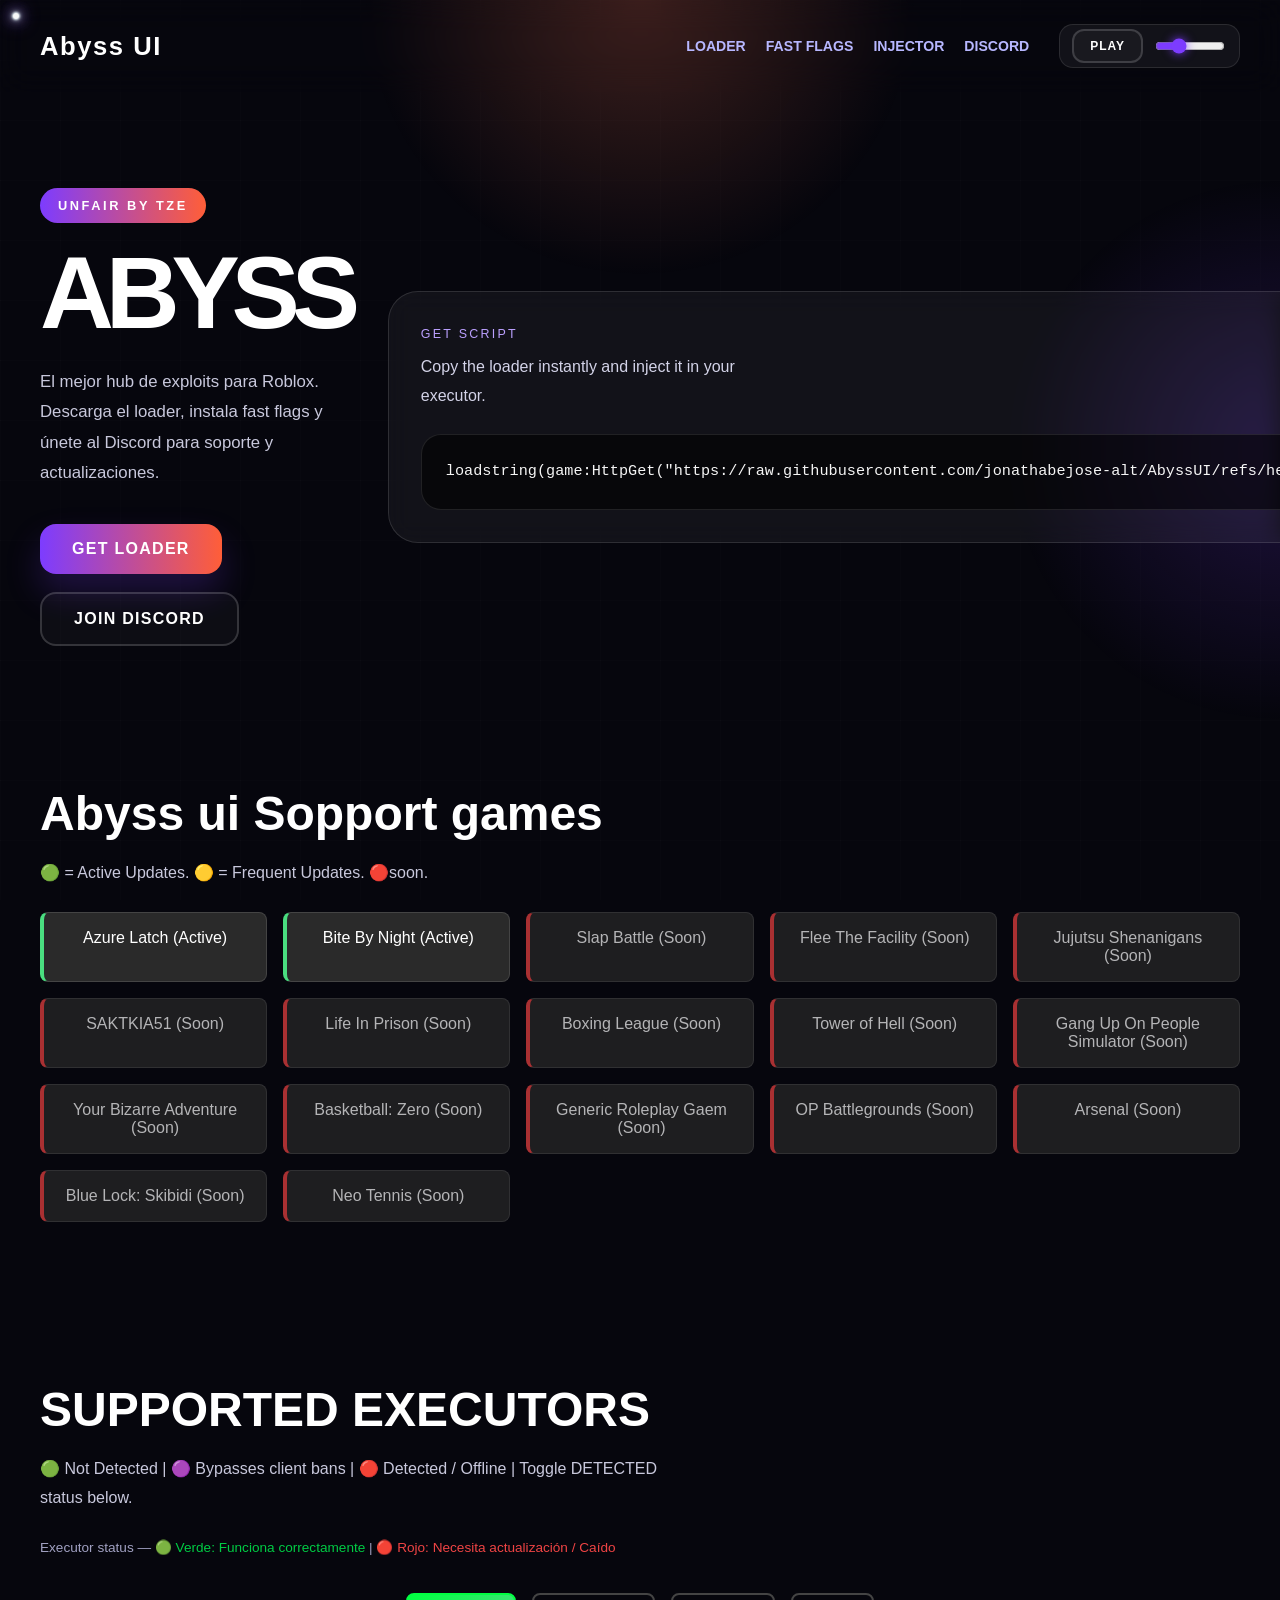
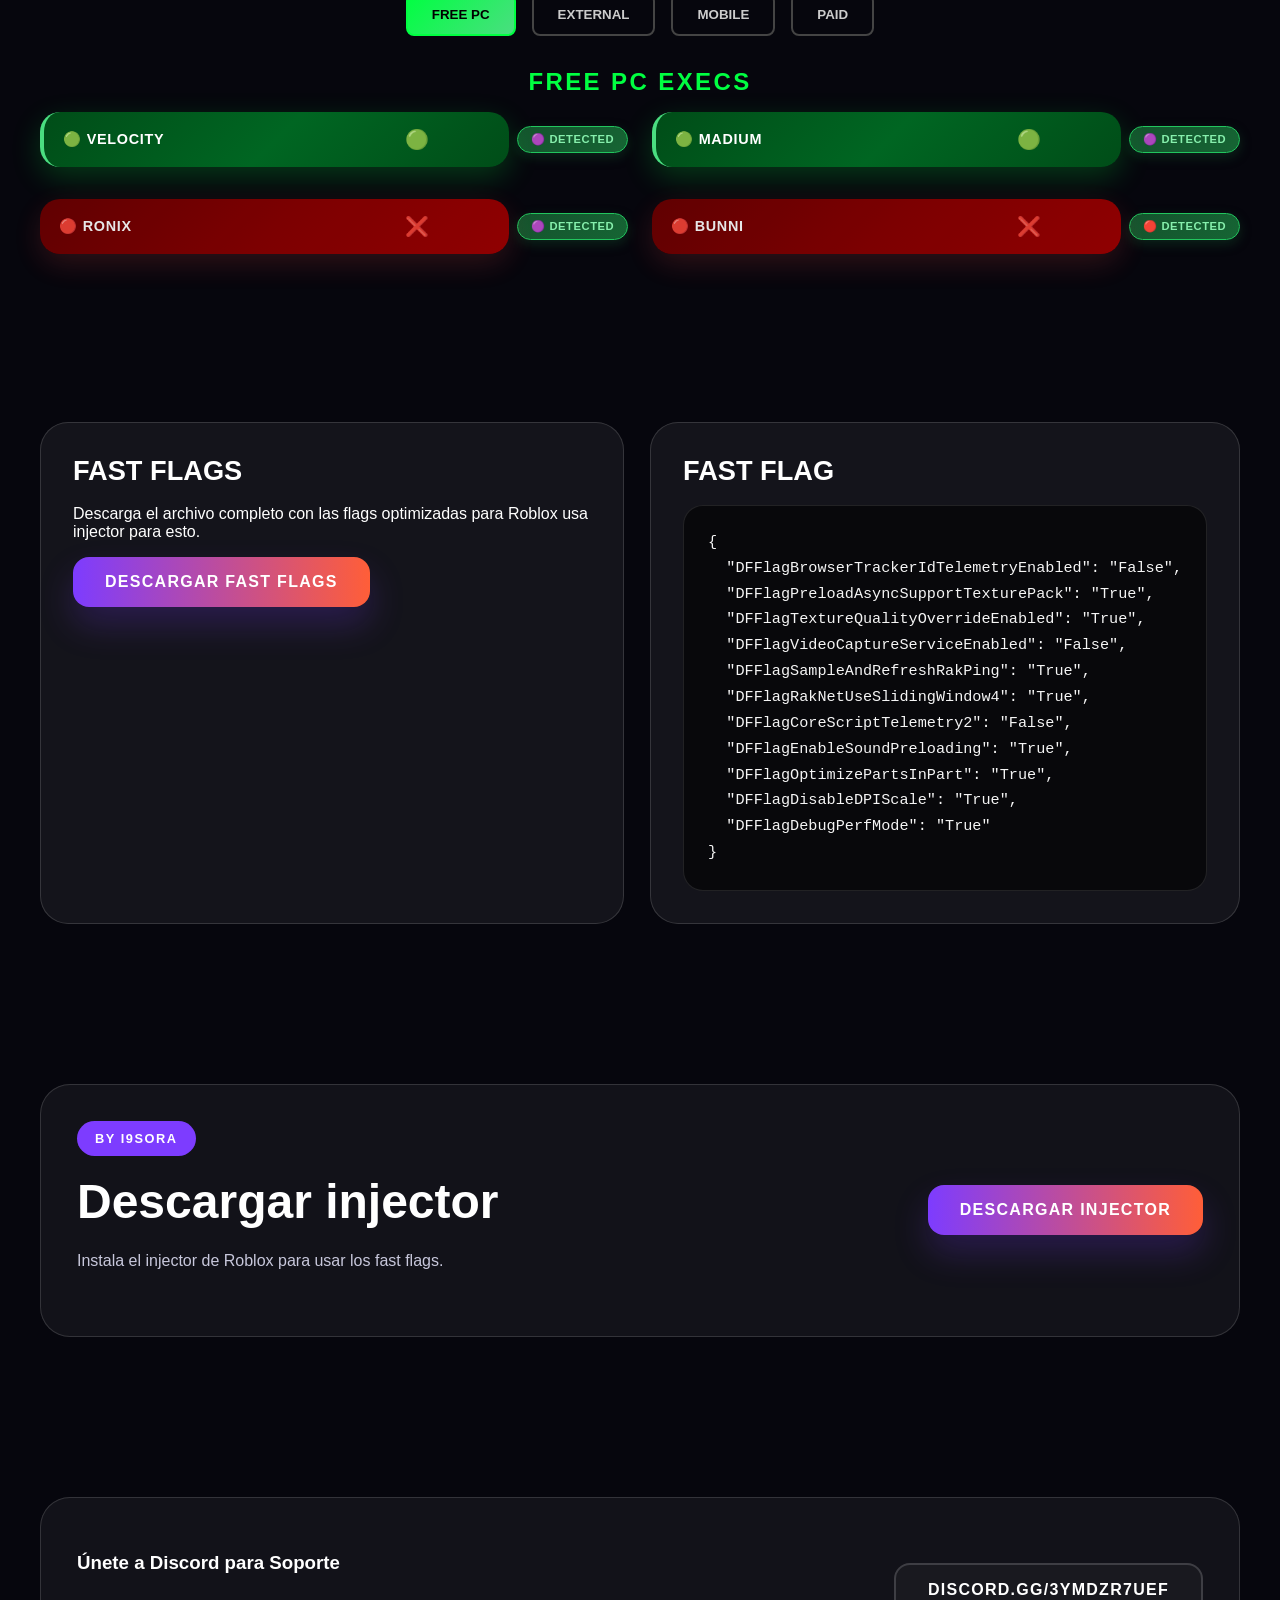
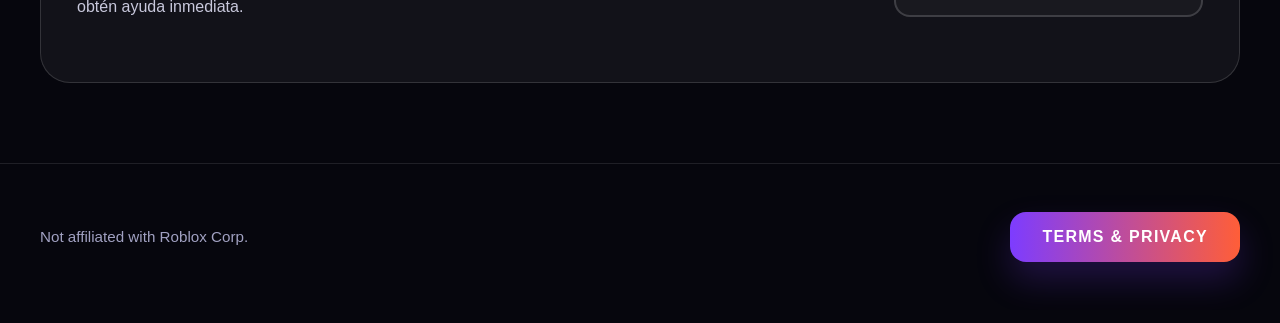
<file: index.html>
<!DOCTYPE html>
<html lang="es">

<head>
  <meta charset="UTF-8" />
  <meta name="viewport" content="width=device-width, initial-scale=1.0" />
  <title>Abyss UI - Exploit Hub</title>
  <link rel="stylesheet" href="styles.css" />
  <style>
    .executor-tabs {
      display: flex;
      gap: 1rem;
      margin: 2rem 0;
      justify-content: center;
    }

    .tab-btn {
      padding: 0.75rem 1.5rem;
      background: transparent;
      border: 2px solid #444;
      color: #ccc;
      cursor: pointer;
      border-radius: 8px;
      transition: all 0.3s;
      font-weight: bold;
    }

    .tab-btn.active,
    .tab-btn:hover {
      background: linear-gradient(135deg, #00ff41, #4ade80);
      border-color: #00ff41;
      color: #000;
    }

    .tab-pane {
      display: none;
    }

    .tab-pane.active {
      display: block;
    }

    .state-toggle {
      font-size: 0.8rem;
      padding: 0.2rem 0.5rem;
      border-radius: 4px;
      margin-left: 0.5rem;
      cursor: pointer;
      background: rgba(0, 255, 65, 0.2);
      transition: all 0.2s;
    }

    .state-toggle:hover {
      background: rgba(255, 255, 255, 0.2);
    }

    .tab-pane {
      animation: fadeIn 0.3s ease-in-out;
    }

    @keyframes fadeIn {
      from { opacity: 0; transform: translateY(10px); }
      to { opacity: 1; transform: translateY(0); }
    }

    .executor-row {
      display: flex;
      align-items: center;
      gap: 0.5rem;
      margin-bottom: 0.5rem;
    }

    .executor-btn {
      flex: 1;
      position: relative;
      display: flex;
      align-items: center;
      justify-content: space-between;
    }

    .games-buttons {
      display: grid;
      grid-template-columns: repeat(auto-fill, minmax(200px, 1fr));
      gap: 1rem;
      margin-top: 1rem;
    }

    .game-btn {
      padding: 1rem;
      background: var(--card-bg, #2a2a2a);
      border: 1px solid var(--border-color, #444);
      border-radius: 8px;
      text-align: center;
      cursor: pointer;
      transition: all 0.2s;
    }

    .game-btn:hover {
      background: var(--hover-bg, #3a3a3a);
    }

    .status-active {
      border-left: 4px solid #4ade80;
    }

    .status-frequent {
      border-left: 4px solid #facc15;
    }

    .status-discontinued {
      border-left: 4px solid #ef4444;
      opacity: 0.7;
    }

    .music-nav-btn {
      padding: 8px 16px !important;
      font-size: 0.75rem !important;
      border-radius: 12px !important;
      cursor: pointer;
      margin: 0 !important;
    }

    .audio-controls {
      display: flex;
      align-items: center;
      gap: 10px;
      background: rgba(255, 255, 255, 0.05);
      padding: 4px 12px;
      border-radius: 14px;
      border: 1px solid rgba(255, 255, 255, 0.1);
      margin-left: 10px;
    }

    #volumeSlider {
      width: 70px;
      cursor: pointer;
      accent-color: #7d3cff;
    }

    #volumeSlider::-webkit-slider-thumb {
      -webkit-appearance: none;
      width: 14px;
      height: 14px;
      background: #7d3cff;
      border-radius: 50%;
      cursor: none !important;
      box-shadow: 0 0 10px rgba(125, 60, 255, 0.8);
      border: 2px solid white;
    }

    /* Dected button styles */
    .dectedx-btn {
      padding: 0.4rem 0.8rem;
      font-size: 0.7rem;
      font-weight: bold;
      text-transform: uppercase;
      letter-spacing: 0.05em;
      background: linear-gradient(135deg, #14532d, #166534);
      color: #86efac;
      border: 1px solid #22c55e;
      border-radius: 15px;
      cursor: default;
      box-shadow: 0 4px 12px rgba(20, 83, 45, 0.4);
      white-space: nowrap;
      flex-shrink: 0;
    }

    @keyframes pulse-glow-detected {
      0%, 100% { box-shadow: 0 4px 12px rgba(20, 83, 45, 0.4); }
      50% { box-shadow: 0 0 15px rgba(34, 197, 94, 0.5); }
    }

    @keyframes float-small {
      0%, 100% { transform: translateY(0); }
      50% { transform: translateY(-2px); }
    }

    .dectedx-btn {
      animation: pulse-glow-detected 1.5s ease-in-out infinite, float-small 2s ease-in-out infinite;
    }

    .dectedx-btn:hover {
      transform: scale(1.05);
    }

    /* Darker executor buttons */
    .executor-btn.status-active {
      background: linear-gradient(135deg, #004d18, #006622, #004d18);
      color: #ffffff;
      box-shadow: 0 10px 30px rgba(0, 255, 65, 0.2);
    }

    .executor-btn.status-broken {
      background: linear-gradient(135deg, #6b0000, #8a0000, #a00000);
      color: #ffffff;
      box-shadow: 0 10px 30px rgba(239, 68, 68, 0.2);
      opacity: 0.9;
    }

    .executor-btn.status-frequent {
      background: linear-gradient(135deg, #7a6200, #9a7a00, #b89200);
      color: #ffffff;
      box-shadow: 0 10px 30px rgba(250, 204, 21, 0.2);
      font-weight: 900;
    }
  </style>
</head>

<body>
  <div class="page-overlay"></div>
  <div class="custom-cursor"></div>

  <audio id="bgMusic" loop>
    <source src="leberch-piano-513745.mp3" type="audio/mpeg">
  </audio>

  <header class="main-header">
    <div class="container header-inner">
      <a class="logo" href="#">Abyss UI</a>
      <nav class="nav-links" style="align-items: center;">
        <a href="#scripts">LOADER</a>
        <a href="#fast-flags">FAST FLAGS</a>
        <a href="#injectors">INJECTOR</a>
        <a href="#discord">DISCORD</a>
        <div class="audio-controls">
          <button id="musicBtn" class="btn btn-outline music-nav-btn">PLAY</button>
          <input type="range" id="volumeSlider" min="0" max="1" step="0.01" value="0.3" style="cursor: none !important;">
        </div>
      </nav>
    </div>
  </header>

  <main>
    <section class="hero-section">
      <div class="container hero-grid">
        <div class="hero-copy">
          <span class="hero-tag">UNFAIR by TZE</span>
          <h1>ABYSS</h1>
          <p>El mejor hub de exploits para Roblox. Descarga el loader, instala fast flags y únete al Discord para soporte y actualizaciones.</p>
          <div class="hero-buttons">
            <a class="btn btn-primary" href="#scripts">GET LOADER</a>
            <a class="btn btn-outline" href="#discord">JOIN DISCORD</a>
          </div>
        </div>
        <div class="hero-card">
          <div class="hero-card-header">
            <div>
              <span class="card-label">GET SCRIPT</span>
              <p>Copy the loader instantly and inject it in your executor.</p>
            </div>
            <button class="copy-button" id="copyButton">COPY</button>
          </div>
          <pre id="loaderCode"><code>loadstring(game:HttpGet("https://raw.githubusercontent.com/jonathabejose-alt/AbyssUI/refs/heads/main/loander1"))()</code></pre>
        </div>
      </div>
    </section>

    <section id="supported" class="supported-section">
      <div class="container">
        <div class="section-header">
          <h2>Abyss ui Sopport games</h2>
          <p>🟢 = Active Updates. 🟡 = Frequent Updates. 🔴soon. </p>
        </div>
        <div class="games-buttons">
          <div class="game-btn status-active">Azure Latch (Active)</div>
          <div class="game-btn status-active">Bite By Night (Active)</div>
          <div class="game-btn status-discontinued">Slap Battle (Soon)</div>
          <div class="game-btn status-discontinued">Flee The Facility (Soon)</div>
          <div class="game-btn status-discontinued">Jujutsu Shenanigans (Soon)</div>
          <div class="game-btn status-discontinued">SAKTKIA51 (Soon)</div>
          <div class="game-btn status-discontinued">Life In Prison (Soon)</div>
          <div class="game-btn status-discontinued">Boxing League (Soon)</div>
          <div class="game-btn status-discontinued">Tower of Hell (Soon)</div>
          <div class="game-btn status-discontinued">Gang Up On People Simulator (Soon)</div>
          <div class="game-btn status-discontinued">Your Bizarre Adventure (Soon)</div>
          <div class="game-btn status-discontinued">Basketball: Zero (Soon)</div>
          <div class="game-btn status-discontinued">Generic Roleplay Gaem (Soon)</div>
          <div class="game-btn status-discontinued">OP Battlegrounds (Soon)</div>
          <div class="game-btn status-discontinued">Arsenal (Soon)</div>
          <div class="game-btn status-discontinued">Blue Lock: Skibidi (Soon)</div>
          <div class="game-btn status-discontinued">Neo Tennis (Soon)</div>
        </div>
      </div>
    </section>

    <section id="supported-executors" class="supported-section">
      <div class="container">
        <div class="section-header">
          <h2>SUPPORTED EXECUTORS</h2>
          <p>🟢 Not Detected | 🟣 Bypasses client bans | 🔴 Detected / Offline | Toggle DETECTED status below.</p>
          <p style="margin-top: 10px; font-size: 0.85rem; color: #a1a1c2;">
            Executor status —
            <span style="color: #00cc44;">🟢 Verde: Funciona correctamente</span> |
            <span style="color: #ef4444;">🔴 Rojo: Necesita actualización / Caído</span>
          </p>
        </div>
        <div class="executor-tabs">
          <button class="tab-btn active" data-tab="free-pc">FREE PC</button>
          <button class="tab-btn" data-tab="externals">EXTERNAL</button>
          <button class="tab-btn" data-tab="mobile">MOBILE</button>
          <button class="tab-btn" data-tab="paid">PAID</button>
        </div>

        <!-- FREE PC -->
        <div class="tab-pane active" id="free-pc">
          <div class="free-pc-section">
            <div style="text-align: center; margin: 2rem 0 1rem;">
              <h3 style="font-size: 1.5rem; margin: 0; color: #00ff41; text-transform: uppercase; letter-spacing: 0.1em;">Free PC Execs</h3>
            </div>
            <div class="executor-grid">
              <div class="executor-row">
                <a href="https://realvelocity.xyz" class="executor-btn status-active" data-state="detected" target="_blank">🟢 Velocity</a>
                <button class="dectedx-btn">🟣 detected</button>
              </div>
              <div class="executor-row">
                <a href="https://discord.gg/olemad" class="executor-btn status-active" data-state="detected" target="_blank">🟢 Madium</a>
                <button class="dectedx-btn">🟣 detected</button>
              </div>
              <div class="executor-row">
                <a href="#" class="executor-btn status-broken" data-state="broken" target="_blank">🔴 Ronix</a>
                <button class="dectedx-btn">🟣 detected</button>
              </div>
              <div class="executor-row">
                <a href="#" class="executor-btn status-broken" data-state="broken" target="_blank">🔴 Bunni</a>
                <button class="dectedx-btn">🔴 detected</button>
              </div>
            </div>
          </div>
        </div>

        <!-- EXTERNALS -->
        <div class="tab-pane" id="externals">
          <div class="externals-section">
            <div style="text-align: center; margin: 2rem 0 1rem;">
              <h3 style="font-size: 1.5rem; margin: 0; color: #7d3cff; text-transform: uppercase; letter-spacing: 0.1em;">Externals</h3>
            </div>
            <div class="executor-grid">
              <div class="executor-row">
                <a href="https://matcha-latte-win" class="executor-btn status-active" data-state="safe" target="_blank">Matcha ($9.99 lifetime)</a>
                <button class="dectedx-btn">🟢 detected</button>
              </div>
              <div class="executor-row">
                <a href="https://serotonin.best" class="executor-btn status-active" data-state="safe" target="_blank">Serotonin ($9.49/mo)</a>
                <button class="dectedx-btn">🟢 detected</button>
              </div>
              <div class="executor-row">
                <a href="https://discord.gg/QaheZpKzsX" class="executor-btn status-active" data-state="safe" target="_blank">Severe ($20 lifetime)</a>
                <button class="dectedx-btn">🟢 detected</button>
              </div>
              <div class="executor-row">
                <a href="https://yerba.wtf" class="executor-btn status-broken" data-state="safe" target="_blank">Yerba ($9.99 lifetime)</a>
                <button class="dectedx-btn">🟢 detected</button>
              </div>
              <div class="executor-row">
                <a href="https://photonsys.sellpass.io" class="executor-btn status-active" data-state="safe" target="_blank">Photon ($20 lifetime)</a>
                <button class="dectedx-btn">🟢 detected</button>
              </div>
              <div class="executor-row">
                <a href="https://getronin.xyz" class="executor-btn status-broken" data-state="safe" target="_blank">Ronin ($9.99 lifetime)</a>
                <button class="dectedx-btn">🟢 detected</button>
              </div>
              <div class="executor-row">
                <a href="https://getsolara.dev" class="executor-btn status-active" data-state="safe" target="_blank">Solara (Free)</a>
                <button class="dectedx-btn">🟣 detected</button>
              </div>
              <div class="executor-row">
                <a href="https://xeno.onl" class="executor-btn status-active" data-state="safe" target="_blank">Xeno (Free)</a>
                <button class="dectedx-btn">🟣 detected</button>
              </div>
            </div>
          </div>
        </div>

        <!-- MOBILE -->
        <div class="tab-pane" id="mobile">
          <div class="mobile-section">
            <div style="text-align: center; margin: 2rem 0 1rem;">
              <h3 style="font-size: 1.5rem; margin: 0; color: #00b894; text-transform: uppercase; letter-spacing: 0.1em;">Mobile / Android / iOS</h3>
            </div>
            <div class="executor-grid">
              <div class="executor-row">
                <a href="https://deltaexploits.gg" class="executor-btn status-active" data-state="safe" target="_blank">Delta (Android)</a>
                <button class="dectedx-btn">🟢 detected</button>
              </div>
              <div class="executor-row">
                <a href="https://ronixstudios.io" class="executor-btn status-broken" data-state="safe" target="_blank">Ronix (Android)</a>
                <button class="dectedx-btn">🟢 detected</button>
              </div>
              <div class="executor-row">
                <a href="https://getcryptic.net" class="executor-btn status-broken" data-state="safe" target="_blank">Cryptic (Android)</a>
                <button class="dectedx-btn">🟢 detected</button>
              </div>
              <div class="executor-row">
                <a href="https://discord.gg/4ym5GJBbSc" class="executor-btn status-broken" data-state="safe" target="_blank">Punkx (Android)</a>
                <button class="dectedx-btn">🟢 detected</button>
              </div>
              <div class="executor-row">
                <a href="https://discord.gg/deltax" class="executor-btn status-active" data-state="safe" target="_blank">Arceus X (Android)</a>
                <button class="dectedx-btn">🟢 detected</button>
              </div>
              <div class="executor-row">
                <a href="https://deltaexploits.gg" class="executor-btn status-active" data-state="safe" target="_blank">Delta (iOS)</a>
                <button class="dectedx-btn">🟢 detected</button>
              </div>
              <div class="executor-row">
                <a href="#" class="executor-btn status-active" data-state="safe" target="_blank">Ronix (iOS)</a>
                <button class="dectedx-btn">🟢 detected</button>
              </div>
              <div class="executor-row">
                <a href="https://raptor.fun" class="executor-btn status-broken" data-state="safe" target="_blank">Macsploit (macOS)</a>
                <button class="dectedx-btn">🟢 detected</button>
              </div>
              <div class="executor-row">
                <a href="#" class="executor-btn status-active" data-state="safe" target="_blank">Hydrogen (iOS)</a>
                <button class="dectedx-btn">🟢 detected</button>
              </div>
            </div>
          </div>
        </div>

        <!-- PAID -->
        <div class="tab-pane" id="paid">
          <div class="paid-pc-section">
            <div style="text-align: center; margin: 2rem 0 1rem;">
              <h3 style="font-size: 1.5rem; margin: 0; color: #ff6b35; text-transform: uppercase; letter-spacing: 0.1em;">Paid PC Execs</h3>
            </div>
            <div class="executor-grid">
              <div class="executor-row">
                <a href="https://volt.bz" class="executor-btn status-active" data-state="safe" target="_blank">Volt ($19.99/mo)</a>
                <button class="dectedx-btn">🔴 detected</button>
              </div>
              <div class="executor-row">
                <a href="#" class="executor-btn status-active" data-state="safe" target="_blank">Wave ($18.99/mo)</a>
                <button class="dectedx-btn">🟣 detected</button>
              </div>
              <div class="executor-row">
                <a href="#" class="executor-btn status-active" data-state="safe" target="_blank">Cosmic ($9.99 lifetime)</a>
                <button class="dectedx-btn">🟣 detected</button>
              </div>
              <div class="executor-row">
                <a href="https://potassium.pro" class="executor-btn status-active" data-state="safe" target="_blank">Potassium ($21.99 lifetime)</a>
                <button class="dectedx-btn">🟣 detected</button>
              </div>
              <div class="executor-row">
                <a href="https://getisaeva.xyz" class="executor-btn status-broken" data-state="safe" target="_blank">Isaeva ($18/mo)</a>
                <button class="dectedx-btn">🟣 detected</button>
              </div>
              <div class="executor-row">
                <a href="https://z.synapse.do" class="executor-btn status-broken" data-state="safe" target="_blank">Synapse Z ($12/mo)</a>
                <button class="dectedx-btn">🔴 detected</button>
              </div>
            </div>
          </div>
        </div>

      </div>
    </section>

    <section id="fast-flags" class="cards-section">
      <div class="container section-split">
        <div class="card card-left">
          <h3>FAST FLAGS</h3>
          <p>Descarga el archivo completo con las flags optimizadas para Roblox usa injector para esto.</p>
          <a class="btn btn-primary" href="fastflags.json" download="fastflags.json">DESCARGAR FAST FLAGS</a>
        </div>
        <div class="card card-right">
          <h3>FAST FLAG</h3>
          <pre><code>{
  "DFFlagBrowserTrackerIdTelemetryEnabled": "False",
  "DFFlagPreloadAsyncSupportTexturePack": "True",
  "DFFlagTextureQualityOverrideEnabled": "True",
  "DFFlagVideoCaptureServiceEnabled": "False",
  "DFFlagSampleAndRefreshRakPing": "True",
  "DFFlagRakNetUseSlidingWindow4": "True",
  "DFFlagCoreScriptTelemetry2": "False",
  "DFFlagEnableSoundPreloading": "True",
  "DFFlagOptimizePartsInPart": "True",
  "DFFlagDisableDPIScale": "True",
  "DFFlagDebugPerfMode": "True"
}</code></pre>
        </div>
      </div>
    </section>

    <section id="injectors" class="injector-section">
      <div class="container injector-card">
        <div>
          <span class="tag">by I9sora</span>
          <h2>Descargar injector</h2>
          <p>Instala el injector de Roblox para usar los fast flags.</p>
        </div>
        <a class="btn btn-primary" href="https://www.mediafire.com/file/070q071vwkkqc0y/sacrxdexility.exe/file" target="_blank">DESCARGAR INJECTOR</a>
      </div>
    </section>

    <section id="discord" class="discord-section">
      <div class="container discord-card">
        <div>
          <h3>Únete a Discord para Soporte</h3>
          <p>obtén ayuda inmediata.</p>
        </div>
        <a class="btn btn-outline" href="https://discord.gg/3YmdZr7UeF" target="_blank">discord.gg/3YmdZr7UeF</a>
      </div>
    </section>
  </main>

  <footer class="footer">
    <div class="container footer-inner">
      <p>Not affiliated with Roblox Corp.</p>
      <a class="btn btn-primary" href="terms.html">TERMS & PRIVACY</a>
    </div>
  </footer>

  <script>
    // Custom Cursor
    const customCursor = document.querySelector('.custom-cursor');
    let mouseX = 0, mouseY = 0;
    const speed = 0.2;

    function animateCursor() {
      customCursor.style.left = mouseX + 'px';
      customCursor.style.top = mouseY + 'px';
      requestAnimationFrame(animateCursor);
    }

    document.addEventListener('mousemove', (e) => {
      mouseX = e.clientX;
      mouseY = e.clientY;
      const hoverables = document.querySelectorAll('a, button, [class*="btn"], .game-btn, .copy-button, input[type="range"], .music-nav-btn, .dectedx-btn');
      const isHovering = Array.from(hoverables).some(el => el.matches(':hover'));
      customCursor.classList.toggle('pointer', isHovering);
    });

    animateCursor();

    // Copy button
    const copyButton = document.getElementById('copyButton');
    const loaderCode = document.getElementById('loaderCode').innerText;

    copyButton.addEventListener('click', () => {
      navigator.clipboard.writeText(loaderCode).then(() => {
        copyButton.textContent = '¡COPIADO!';
        setTimeout(() => { copyButton.textContent = 'COPY'; }, 1500);
      });
    });

    // Music controls
    const musicBtn = document.getElementById('musicBtn');
    const bgMusic = document.getElementById('bgMusic');
    const volumeSlider = document.getElementById('volumeSlider');

    bgMusic.volume = volumeSlider.value;

    volumeSlider.addEventListener('input', (e) => {
      bgMusic.volume = e.target.value;
    });

    musicBtn.addEventListener('click', () => {
      if (bgMusic.paused) {
        bgMusic.play().catch(e => console.log('Autoplay blocked'));
        musicBtn.innerHTML = '⏸ PAUSE';
        musicBtn.classList.remove('btn-outline');
        musicBtn.classList.add('btn-primary');
      } else {
        bgMusic.pause();
        musicBtn.innerHTML = '🎵 PLAY';
        musicBtn.classList.remove('btn-primary');
        musicBtn.classList.add('btn-outline');
      }
    });

    // Tab switching
    document.querySelectorAll('.tab-btn').forEach(btn => {
      btn.addEventListener('click', () => {
        document.querySelectorAll('.tab-btn').forEach(b => b.classList.remove('active'));
        document.querySelectorAll('.tab-pane').forEach(p => p.classList.remove('active'));
        btn.classList.add('active');
        document.getElementById(btn.dataset.tab).classList.add('active');
      });
    });
  </script>
</body>

</html>
</file>
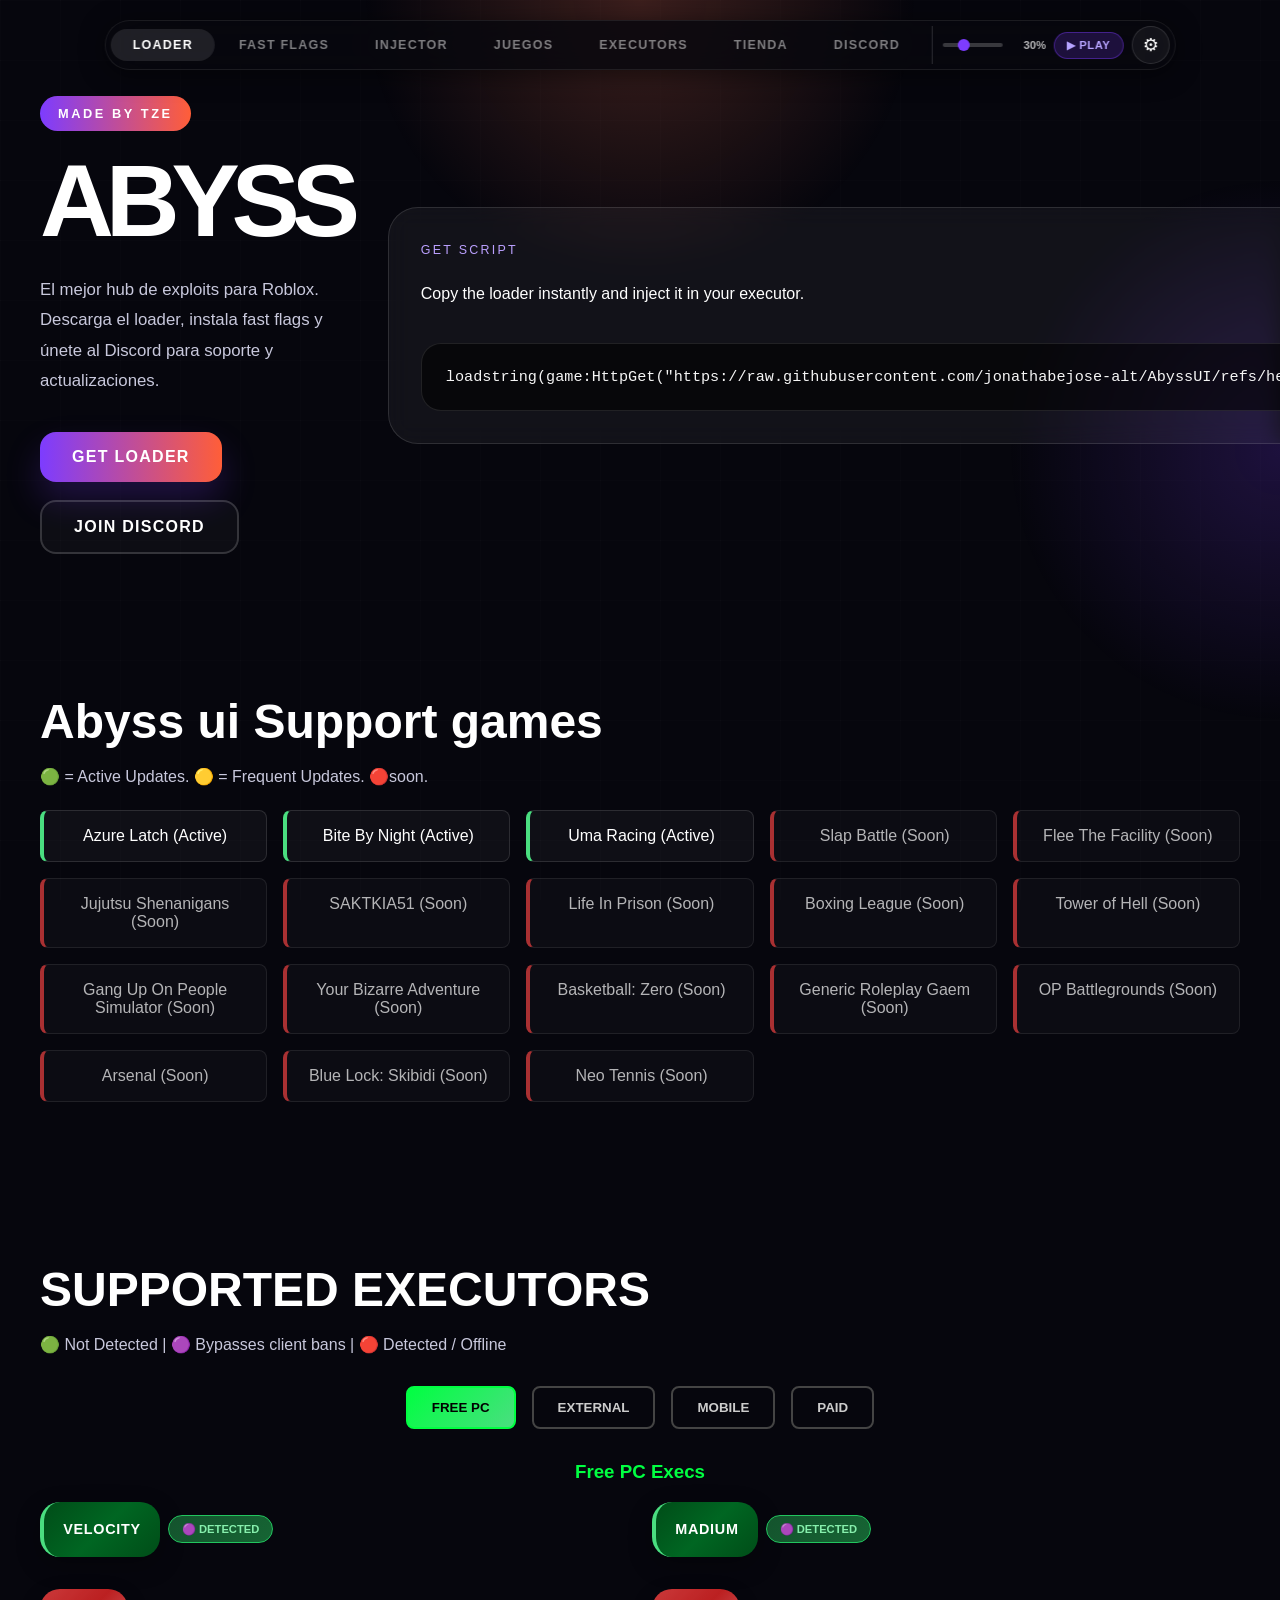
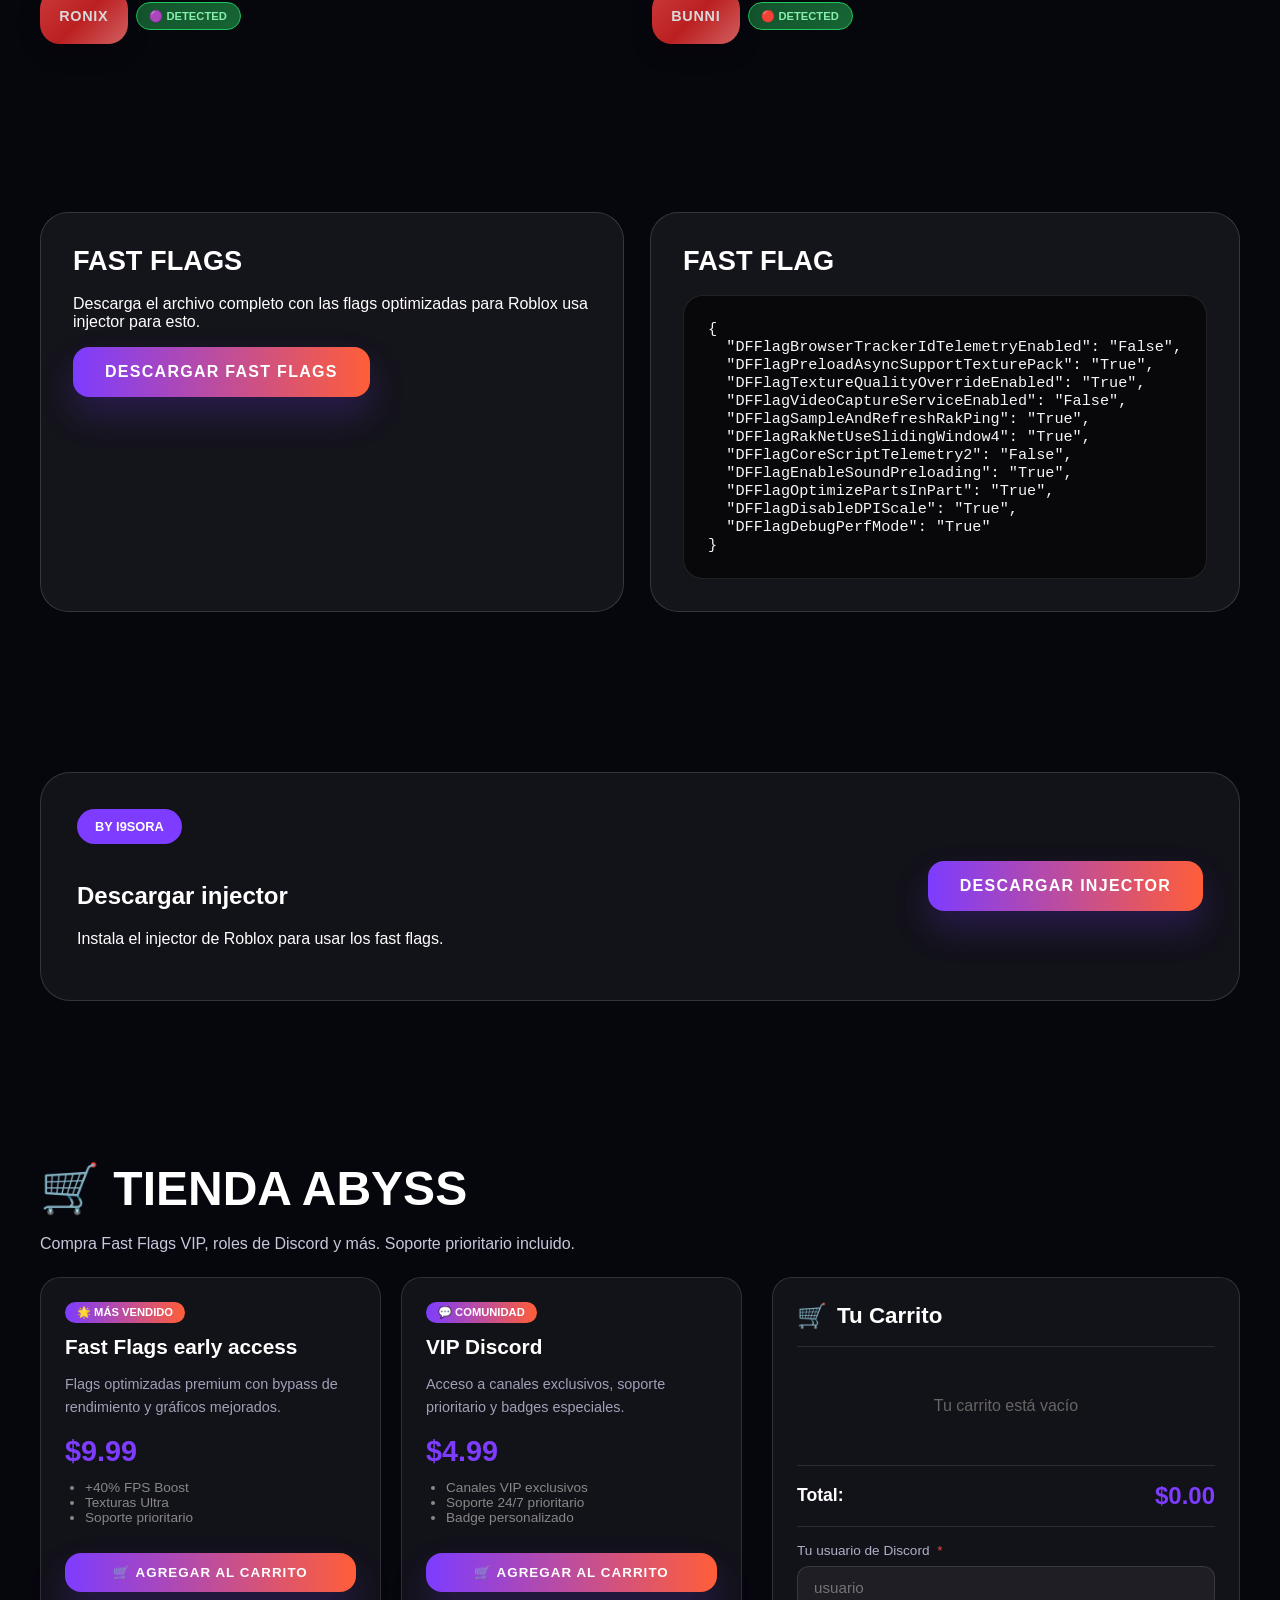
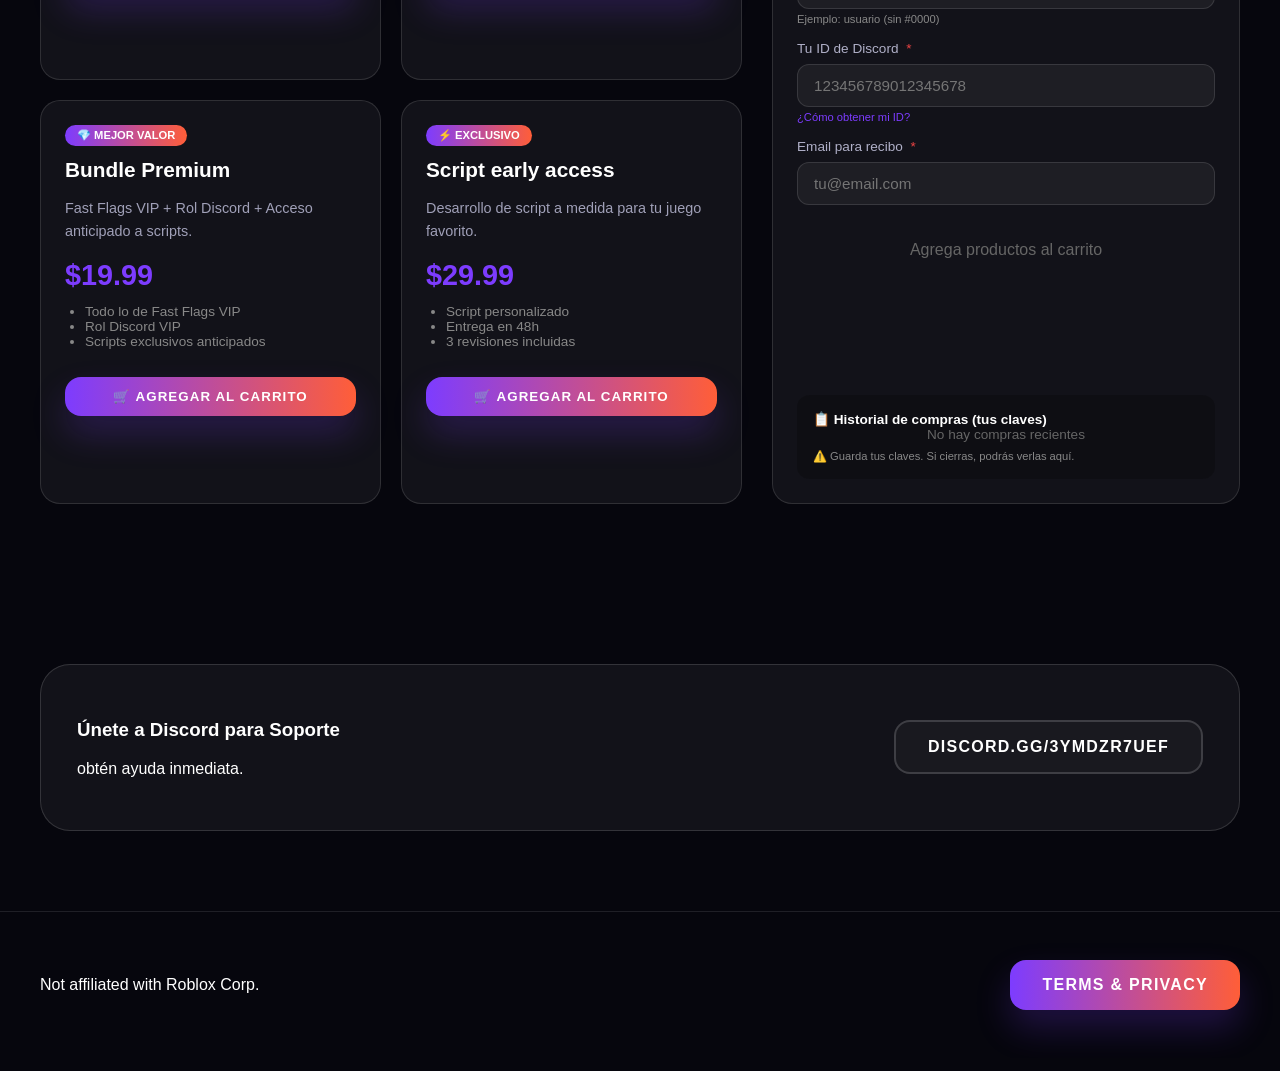
<file: examplepage.html>
<!DOCTYPE html>
<html lang="es">

<head>
  <meta charset="UTF-8" />
  <meta name="viewport" content="width=device-width, initial-scale=1.0" />
  <title>Abyss UI - Exploit Hub</title>
  <!-- PayPal SDK -->
  <script src="https://www.paypal.com/sdk/js?client-id=AVu6vjxuhWH-sjHHwkVb5YuY4IyQawo66QVx5nET8lJ807efyRiQ-Qwyej01U10hhdIEUbsZ7BBWZQBE&currency=USD&intent=capture"></script>
  <style>
    /* ===== TU CSS ORIGINAL COMPLETO (NO SE TOCA NADA) ===== */
    * { box-sizing: border-box; }
    :root { color-scheme: dark; --new-color: #00ff41; }
    body { margin: 0; font-family: 'Segoe UI', Tahoma, Geneva, Verdana, sans-serif; background: #06060d; color: #ffffff; }
    body::before { content: ''; position: fixed; inset: 0; background-image: linear-gradient(90deg, rgba(255, 255, 255, 0.04) 1px, transparent 1px), linear-gradient(rgba(255, 255, 255, 0.04) 1px, transparent 1px); background-size: 60px 60px; pointer-events: none; opacity: 0.35; }
    .page-overlay { position: fixed; inset: 0; background: radial-gradient(circle at top, rgba(255, 120, 85, 0.22), transparent 25%), radial-gradient(circle at right, rgba(125, 63, 255, 0.2), transparent 20%); pointer-events: none; }
    .container { width: min(1200px, 94%); margin: 0 auto; position: relative; z-index: 1; }

    /* Floating tabs */
    .floating-tabs { position: fixed; top: 20px; left: 50%; transform: translateX(-50%); z-index: 999; display: flex; gap: 2px; background: rgba(8, 8, 14, 0.82); backdrop-filter: blur(24px); -webkit-backdrop-filter: blur(24px); padding: 5px; border-radius: 999px; border: 1px solid rgba(255, 255, 255, 0.08); box-shadow: 0 4px 24px rgba(0, 0, 0, 0.5); transition: all 0.35s; opacity: 1; pointer-events: all; white-space: nowrap; align-items: center; }
    .floating-tabs.scroll-float { top: 10px; background: rgba(5, 5, 10, 0.96); border-color: rgba(255, 255, 255, 0.11); box-shadow: 0 8px 32px rgba(0, 0, 0, 0.75); }
    .tab-pill { padding: 9px 22px; border-radius: 999px; font-size: 0.78rem; font-weight: 700; text-transform: uppercase; letter-spacing: 0.1em; background: transparent; border: none; color: rgba(255, 255, 255, 0.48); transition: all 0.2s; white-space: nowrap; text-decoration: none; display: inline-flex; align-items: center; cursor: pointer; }
    .tab-pill:hover { color: rgba(255, 255, 255, 0.88); background: rgba(255, 255, 255, 0.06); }
    .tab-pill.active { background: rgba(255, 255, 255, 0.1); color: #ffffff; }

    /* Floating controls */
    .floating-controls { display: flex; align-items: center; gap: 8px; margin-left: 8px; padding-left: 8px; border-left: 1px solid rgba(255, 255, 255, 0.15); }
    .floating-volume { display: flex; align-items: center; gap: 6px; }
    .floating-volume input[type="range"] { width: 60px; height: 4px; -webkit-appearance: none; appearance: none; background: rgba(255, 255, 255, 0.2); border-radius: 2px; cursor: pointer; }
    .floating-volume input[type="range"]::-webkit-slider-thumb { -webkit-appearance: none; appearance: none; width: 12px; height: 12px; border-radius: 50%; background: #7d3cff; cursor: pointer; }
    .floating-volume span { font-size: 0.7rem; font-weight: 700; color: rgba(255, 255, 255, 0.7); min-width: 35px; text-align: right; }
    .floating-music-btn { padding: 6px 12px !important; border-radius: 999px !important; font-size: 0.7rem !important; font-weight: 700 !important; text-transform: uppercase !important; letter-spacing: 0.05em !important; background: rgba(125, 60, 255, 0.2) !important; border: 1px solid rgba(125, 60, 255, 0.4) !important; color: #b7a4ff !important; transition: all 0.2s !important; white-space: nowrap !important; margin: 0 !important; cursor: pointer; }
    .floating-music-btn:hover { background: rgba(125, 60, 255, 0.35) !important; border-color: #7d3cff !important; color: #fff !important; }
    .settings-btn { width: 38px; height: 38px; border-radius: 50%; background: rgba(255, 255, 255, 0.05); border: 1px solid rgba(255, 255, 255, 0.12); color: #fff; font-size: 18px; display: flex; align-items: center; justify-content: center; transition: all 0.3s; flex-shrink: 0; cursor: pointer; }
    .settings-btn:hover { background: rgba(125, 60, 255, 0.2); border-color: #7d3cff; transform: rotate(30deg) scale(1.05) !important; }

    /* Hero */
    .hero-section { padding: 96px 0 60px; }
    .hero-grid { display: grid; grid-template-columns: 1.3fr 0.9fr; gap: 36px; align-items: center; }
    .hero-tag { display: inline-flex; padding: 10px 18px; background: linear-gradient(90deg, #7d3cff, #ff5e38); border-radius: 999px; font-weight: 800; letter-spacing: 0.2em; text-transform: uppercase; font-size: 0.8rem; color: #fff; margin-bottom: 24px; }
    .hero-copy h1 { margin: 0; font-size: clamp(4rem, 8vw, 7rem); line-height: 0.9; letter-spacing: -0.08em; text-transform: uppercase; }
    .hero-copy p { max-width: 640px; font-size: 1.05rem; color: #c8c8dc; margin: 28px 0 36px; line-height: 1.8; }
    .hero-buttons { display: flex; flex-wrap: wrap; gap: 18px; }

    /* Botones */
    .btn { display: inline-flex; align-items: center; justify-content: center; gap: 10px; padding: 16px 32px; border-radius: 16px; font-weight: 700; text-decoration: none; text-transform: uppercase; letter-spacing: 0.08em; transition: transform 0.2s, box-shadow 0.2s; border: none; cursor: pointer; }
    .btn:hover { transform: translateY(-2px); }
    .btn-primary { background: linear-gradient(90deg, #7d3cff, #ff5e38); color: #fff; box-shadow: 0 18px 35px rgba(125, 60, 255, 0.22); }
    .btn-outline { border: 2px solid rgba(255, 255, 255, 0.16); color: #fff; background: rgba(255, 255, 255, 0.03); }

    /* Hero card */
    .hero-card { background: rgba(255, 255, 255, 0.05); border: 1px solid rgba(255, 255, 255, 0.12); border-radius: 30px; padding: 32px; backdrop-filter: blur(12px); }
    .hero-card-header { display: flex; justify-content: space-between; align-items: flex-start; gap: 16px; margin-bottom: 24px; }
    .card-label { display: inline-block; text-transform: uppercase; letter-spacing: 0.18em; font-size: 0.78rem; color: #bba0ff; margin-bottom: 12px; }
    .copy-button { border: none; background: #7d3cff; color: #fff; padding: 14px 22px; border-radius: 16px; cursor: pointer; font-weight: 700; }
    pre { margin: 0; background: rgba(0, 0, 0, 0.55); border: 1px solid rgba(255, 255, 255, 0.1); border-radius: 20px; padding: 24px; overflow-x: auto; color: #f5f5f5; font-family: 'Courier New', monospace; font-size: 0.95rem; }

    /* Secciones */
    .supported-section, .cards-section, .injector-section, .discord-section { padding: 80px 0; }
    .section-header h2 { font-size: clamp(2.25rem, 4vw, 3rem); margin: 0 0 18px; }
    .section-header p { color: #c8c8dc; max-width: 640px; margin: 0 0 24px; }

    /* Executors */
    .executor-grid { display: grid; grid-template-columns: repeat(2, 1fr); gap: 1.5rem; margin-top: 1rem; }
    .executor-btn { padding: 1rem 1.2rem; border-radius: 20px; font-weight: 800; font-size: 0.9rem; text-transform: uppercase; letter-spacing: 0.05em; text-decoration: none; display: flex; align-items: center; justify-content: flex-start; gap: 0.8rem; transition: all 0.3s; box-shadow: 0 8px 25px rgba(0, 0, 0, 0.3); border: none; cursor: pointer; min-height: 55px; }
    .executor-btn:hover { transform: translateY(-3px) scale(1.02); box-shadow: 0 15px 40px rgba(0, 0, 0, 0.4); }
    .executor-btn.status-active { background: linear-gradient(135deg, #004d18, #006622, #004d18); color: #fff; }
    .executor-btn.status-broken { background: linear-gradient(135deg, #ef4444, #dc2626, #f87171); color: #fff; opacity: 0.85; }
    .executor-tabs { display: flex; gap: 1rem; margin: 2rem 0; justify-content: center; }
    .tab-btn { padding: 0.75rem 1.5rem; background: transparent; border: 2px solid #444; color: #ccc; cursor: pointer; border-radius: 8px; transition: all 0.3s; font-weight: bold; }
    .tab-btn.active, .tab-btn:hover { background: linear-gradient(135deg, #00ff41, #4ade80); border-color: #00ff41; color: #000; }
    .tab-pane { display: none; }
    .tab-pane.active { display: block; animation: fadeIn 0.3s; }
    @keyframes fadeIn { from { opacity: 0; transform: translateY(10px); } to { opacity: 1; transform: translateY(0); } }
    .executor-row { display: flex; align-items: center; gap: 0.5rem; margin-bottom: 0.5rem; }
    .dectedx-btn { padding: 0.4rem 0.8rem; font-size: 0.7rem; font-weight: bold; text-transform: uppercase; background: linear-gradient(135deg, #14532d, #166534); color: #86efac; border: 1px solid #22c55e; border-radius: 15px; cursor: default; }

    /* Juegos */
    .games-buttons { display: grid; grid-template-columns: repeat(auto-fill, minmax(200px, 1fr)); gap: 1rem; margin-top: 1rem; }
    .game-btn { padding: 1rem; background: rgba(255, 255, 255, 0.04); border: 1px solid rgba(255, 255, 255, 0.12); border-radius: 8px; text-align: center; cursor: pointer; transition: all 0.2s; }
    .game-btn:hover { background: rgba(255, 255, 255, 0.08); }
    .status-active { border-left: 4px solid #4ade80; }
    .status-discontinued { border-left: 4px solid #ef4444; opacity: 0.7; }

    /* Fast Flags */
    .section-split { display: grid; grid-template-columns: 1.2fr 1fr; gap: 26px; align-items: stretch; }
    .card { background: rgba(255, 255, 255, 0.06); border: 1px solid rgba(255, 255, 255, 0.14); border-radius: 28px; padding: 32px; }
    .card h3 { margin: 0 0 18px; font-size: 1.7rem; }
    .card pre { margin-top: 18px; }

    /* Injector */
    .injector-card { display: flex; align-items: center; justify-content: space-between; gap: 24px; background: rgba(255, 255, 255, 0.05); border: 1px solid rgba(255, 255, 255, 0.14); border-radius: 30px; padding: 36px; }
    .tag { display: inline-block; background: #7d3cff; color: #fff; padding: 10px 18px; border-radius: 999px; font-size: 0.8rem; font-weight: 800; text-transform: uppercase; margin-bottom: 18px; }

    /* Discord */
    .discord-card { display: flex; align-items: center; justify-content: space-between; gap: 24px; background: rgba(255, 255, 255, 0.05); border: 1px solid rgba(255, 255, 255, 0.14); border-radius: 30px; padding: 36px; }

    /* Footer */
    .footer { padding: 48px 0; border-top: 1px solid rgba(255, 255, 255, 0.1); }
    .footer-inner { display: flex; align-items: center; justify-content: space-between; gap: 24px; }

    /* Settings */
    .settings-overlay { position: fixed; inset: 0; background: rgba(0, 0, 0, 0.75); z-index: 500; display: none; align-items: center; justify-content: center; backdrop-filter: blur(6px); }
    .settings-overlay.open { display: flex; }
    .settings-panel { background: #0b0b18; border: 1px solid rgba(255, 255, 255, 0.12); border-radius: 24px; width: min(540px, 94vw); max-height: 88vh; overflow-y: auto; }
    .settings-header { padding: 20px 24px; border-bottom: 1px solid rgba(255, 255, 255, 0.08); display: flex; align-items: center; justify-content: space-between; }
    .settings-header h2 { font-size: 1.05rem; font-weight: 800; background: linear-gradient(90deg, #7d3cff, #ff5e38); -webkit-background-clip: text; -webkit-text-fill-color: transparent; margin: 0; }
    .settings-close { width: 32px; height: 32px; border-radius: 50%; background: rgba(255, 255, 255, 0.06); border: 1px solid rgba(255, 255, 255, 0.1); color: #fff; cursor: pointer; }
    .settings-body { padding: 20px 24px; }
    .s-section { margin-bottom: 28px; }
    .s-section-title { font-size: 0.67rem; font-weight: 700; text-transform: uppercase; letter-spacing: 0.15em; color: #b7b7ff; margin-bottom: 14px; display: flex; align-items: center; gap: 10px; }
    .s-section-title::after { content: ''; flex: 1; height: 1px; background: rgba(255, 255, 255, 0.07); }
    .s-row { display: flex; align-items: center; justify-content: space-between; padding: 12px 0; border-bottom: 1px solid rgba(255, 255, 255, 0.04); gap: 16px; }
    .s-label { font-size: 0.9rem; font-weight: 600; color: #e0e0f0; }
    .s-toggle { position: relative; width: 44px; height: 24px; flex-shrink: 0; }
    .s-toggle input { opacity: 0; width: 0; height: 0; }
    .s-toggle-slider { position: absolute; inset: 0; border-radius: 12px; background: rgba(255, 255, 255, 0.1); transition: 0.3s; border: 1px solid rgba(255, 255, 255, 0.1); }
    .s-toggle-slider::before { content: ''; position: absolute; width: 18px; height: 18px; left: 2px; top: 2px; border-radius: 50%; background: #555; transition: 0.3s; }
    .s-toggle input:checked+.s-toggle-slider { background: linear-gradient(90deg, #7d3cff, #ff5e38); border-color: transparent; }
    .s-toggle input:checked+.s-toggle-slider::before { transform: translateX(20px); background: #fff; }
    .color-grid { display: grid; grid-template-columns: repeat(6, 1fr); gap: 8px; margin-top: 8px; }
    .color-swatch { width: 100%; aspect-ratio: 1; border-radius: 10px; border: 2px solid transparent; cursor: pointer; position: relative; }
    .color-swatch.active { border-color: #fff !important; }
    .color-swatch.active::after { content: '✓'; position: absolute; inset: 0; display: flex; align-items: center; justify-content: center; color: #fff; background: rgba(0,0,0,0.35); }
    .custom-color-row { display: flex; gap: 8px; margin-top: 10px; align-items: center; }
    .custom-color-row input[type=color] { width: 40px; height: 36px; border: 1px solid rgba(255,255,255,0.12); border-radius: 8px; padding: 2px; background: transparent; cursor: pointer; }
    .custom-color-row input[type=text] { flex: 1; background: rgba(255,255,255,0.06); border: 1px solid rgba(255,255,255,0.12); border-radius: 8px; padding: 8px 12px; color: #fff; font-size: 0.85rem; font-family: monospace; }
    .s-apply-btn { padding: 8px 16px; border-radius: 8px; background: linear-gradient(90deg, #7d3cff, #ff5e38); color: #fff; font-weight: 700; font-size: 0.78rem; border: none; cursor: pointer; }
    .accent-presets { display: flex; flex-wrap: wrap; gap: 8px; margin-top: 8px; }
    .accent-preset { padding: 7px 16px; border-radius: 999px; font-size: 0.72rem; font-weight: 700; border: 1.5px solid rgba(255, 255, 255, 0.12); color: #fff; cursor: pointer; }
    .accent-preset.active { border-color: #fff; box-shadow: 0 0 14px rgba(255, 255, 255, 0.2); }
    .s-range-row { display: flex; align-items: center; gap: 10px; }
    .s-range-row input[type=range] { flex: 1; accent-color: #7d3cff; cursor: pointer; }
    .s-range-val { font-size: 0.82rem; font-weight: 700; min-width: 40px; text-align: right; color: #7d3cff; }
    .music-upload-zone { border: 2px dashed rgba(255, 255, 255, 0.12); border-radius: 14px; padding: 18px; text-align: center; margin-top: 8px; }
    .upload-label { display: inline-flex; align-items: center; gap: 8px; padding: 8px 18px; background: rgba(125, 60, 255, 0.15); border: 1px solid rgba(125, 60, 255, 0.3); border-radius: 10px; color: #7d3cff; font-size: 0.82rem; font-weight: 700; cursor: pointer; }
    #musicFileInput { display: none; }
    .track-list { margin-top: 10px; display: flex; flex-direction: column; gap: 6px; }
    .track-item { display: flex; align-items: center; justify-content: space-between; padding: 9px 12px; background: rgba(255, 255, 255, 0.04); border-radius: 10px; border: 1px solid rgba(255, 255, 255, 0.06); font-size: 0.82rem; gap: 8px; }
    .track-item.now-playing { border-color: rgba(0, 255, 65, 0.3); background: rgba(0, 255, 65, 0.05); }
    .track-name { flex: 1; overflow: hidden; text-overflow: ellipsis; white-space: nowrap; }
    .track-play { padding: 4px 10px; border-radius: 6px; font-size: 0.7rem; font-weight: 700; background: rgba(125, 60, 255, 0.2); border: 1px solid rgba(125, 60, 255, 0.3); color: #7d3cff; cursor: pointer; }
    .track-del { padding: 4px 9px; border-radius: 6px; font-size: 0.7rem; background: rgba(239, 68, 68, 0.1); border: 1px solid rgba(239, 68, 68, 0.2); color: #ef4444; cursor: pointer; }
    .s-reset-btn { padding: 7px 16px; border-radius: 8px; background: rgba(239, 68, 68, 0.1); border: 1px solid rgba(239, 68, 68, 0.25); color: #ef4444; cursor: pointer; }

    /* Toast */
    .toast { position: fixed; bottom: 28px; left: 50%; transform: translateX(-50%); background: rgba(11, 11, 24, 0.95); border: 1px solid #7d3cff; padding: 10px 22px; border-radius: 999px; color: #00ff41; z-index: 600; opacity: 0; transition: all 0.35s; }
    .toast.show { opacity: 1; transform: translateX(-50%) translateY(-10px); }
    .toast.error { border-color: #ef4444; color: #ef4444; }

    /* Cursor */
    /* Regla base: cursor auto. Se oculta SOLO cuando el cursor personalizado está activo */
    * { cursor: auto; }
    body.custom-cursor-active * { cursor: none !important; }
    
    .custom-cursor { 
      position: fixed; 
      width: 32px; 
      height: 32px; 
      background: url('image_4.png') center/cover; 
      pointer-events: none; 
      z-index: 99999; 
      left: -16px; 
      top: -16px; 
      filter: drop-shadow(0 0 8px rgba(125, 60, 255, 0.6)); 
      display: none; /* Oculto por defecto */
      transition: filter 0.2s, width 0.1s, height 0.1s;
    }
    body.custom-cursor-active .custom-cursor { display: block; }
    .custom-cursor.pointer { width: 24px; height: 24px; left: -12px; top: -12px; }

    /* Particles */
    #particlesCanvas { position: fixed; inset: 0; z-index: 0; pointer-events: none; display: none; }

    /* ===== TIENDA (CSS AGREGADO) ===== */
    .shop-section { padding: 80px 0; }
    .shop-grid { display: grid; grid-template-columns: 1.5fr 1fr; gap: 30px; }
    .products-grid { display: grid; grid-template-columns: repeat(2, 1fr); gap: 20px; }
    .product-card { background: rgba(255, 255, 255, 0.05); border: 1px solid rgba(255, 255, 255, 0.12); border-radius: 20px; padding: 24px; transition: all 0.3s; cursor: pointer; }
    .product-card:hover { transform: translateY(-5px); border-color: #7d3cff; box-shadow: 0 10px 30px rgba(125, 60, 255, 0.2); }
    .product-card.selected { border: 2px solid #7d3cff; background: rgba(125, 60, 255, 0.1); }
    .product-badge { display: inline-block; padding: 4px 12px; background: linear-gradient(90deg, #7d3cff, #ff5e38); border-radius: 20px; font-size: 0.7rem; font-weight: 700; text-transform: uppercase; margin-bottom: 12px; }
    .product-title { font-size: 1.3rem; font-weight: 800; margin: 0 0 8px; }
    .product-price { font-size: 1.8rem; font-weight: 900; color: #7d3cff; margin: 12px 0; }
    .product-description { color: #a0a0b8; font-size: 0.9rem; line-height: 1.6; margin-bottom: 16px; }
    .cart-card { background: rgba(255, 255, 255, 0.05); border: 1px solid rgba(255, 255, 255, 0.12); border-radius: 20px; padding: 24px; position: sticky; top: 100px; }
    .cart-header { display: flex; align-items: center; gap: 10px; margin-bottom: 20px; padding-bottom: 16px; border-bottom: 1px solid rgba(255, 255, 255, 0.1); }
    .cart-header h3 { margin: 0; font-size: 1.4rem; }
    .cart-icon { font-size: 24px; }
    .cart-items { max-height: 300px; overflow-y: auto; margin-bottom: 20px; }
    .cart-item { display: flex; align-items: center; justify-content: space-between; padding: 12px 0; border-bottom: 1px solid rgba(255, 255, 255, 0.05); }
    .cart-item-info { flex: 1; }
    .cart-item-name { font-weight: 600; font-size: 0.9rem; }
    .cart-item-price { color: #7d3cff; font-weight: 700; font-size: 0.85rem; }
    .cart-item-controls { display: flex; align-items: center; gap: 8px; }
    .quantity-control { display: flex; align-items: center; gap: 5px; background: rgba(255, 255, 255, 0.05); border-radius: 8px; padding: 2px; }
    .quantity-btn { width: 28px; height: 28px; border-radius: 6px; border: none; background: rgba(125, 60, 255, 0.2); color: #fff; font-weight: 700; font-size: 16px; cursor: pointer; }
    .quantity-btn:hover { background: #7d3cff; }
    .remove-item { padding: 4px 8px; border-radius: 6px; border: none; background: rgba(239, 68, 68, 0.2); color: #ef4444; font-size: 0.7rem; cursor: pointer; margin-left: 8px; }
    .cart-total { display: flex; justify-content: space-between; align-items: center; padding: 16px 0; border-top: 1px solid rgba(255, 255, 255, 0.1); border-bottom: 1px solid rgba(255, 255, 255, 0.1); margin-bottom: 16px; }
    .total-label { font-size: 1.1rem; font-weight: 700; }
    .total-amount { font-size: 1.5rem; font-weight: 900; color: #7d3cff; }
    .cart-empty { text-align: center; color: #666; padding: 30px; }
    .discord-input-group { margin-bottom: 16px; }
    .discord-input-group label { display: block; margin-bottom: 8px; font-size: 0.85rem; color: #b0b0c8; }
    .discord-input-group label .required { color: #ef4444; margin-left: 4px; }
    .discord-input { width: 100%; padding: 12px 16px; background: rgba(255, 255, 255, 0.05); border: 1px solid rgba(255, 255, 255, 0.12); border-radius: 12px; color: #fff; font-size: 0.95rem; }
    .discord-input:focus { outline: none; border-color: #7d3cff; }
    .discord-input.error { border-color: #ef4444; }
    .input-hint { color: #888; font-size: 0.7rem; margin-top: 4px; }
    .input-hint a { color: #7d3cff; text-decoration: none; }
    .paypal-container { margin-top: 16px; min-height: 150px; }
    .purchase-history { margin-top: 24px; padding: 16px; background: rgba(0, 0, 0, 0.2); border-radius: 12px; font-size: 0.85rem; }
    .history-item { padding: 12px; border-bottom: 1px solid rgba(255, 255, 255, 0.05); color: #ccc; background: rgba(0,0,0,0.2); border-radius: 8px; margin-bottom: 8px; }
    .history-item strong { color: #7d3cff; }
    .history-key { color: #00ff41; font-family: monospace; font-size: 0.8rem; margin-top: 4px; }
    .copy-key-small { background: #7d3cff; color: #fff; border: none; padding: 2px 8px; border-radius: 4px; font-size: 0.65rem; cursor: pointer; margin-left: 8px; }
    .success-modal { display: none; position: fixed; inset: 0; z-index: 1000; background: rgba(0, 0, 0, 0.8); align-items: center; justify-content: center; }
    .success-content { background: #0b0b18; border: 1px solid #7d3cff; border-radius: 20px; padding: 32px; max-width: 450px; text-align: center; }
    .success-content h3 { color: #00ff41; margin-bottom: 12px; }
    .product-instructions { background: rgba(0, 255, 65, 0.1); border: 1px solid #00ff41; border-radius: 12px; padding: 16px; margin: 16px 0; text-align: left; }
    .product-instructions h4 { color: #00ff41; margin: 0 0 8px; }
    .copy-key-btn { background: #7d3cff; color: #fff; border: none; padding: 8px 16px; border-radius: 6px; cursor: pointer; font-size: 0.8rem; margin-top: 8px; }
    .help-modal { display: none; position: fixed; inset: 0; z-index: 2000; background: rgba(0, 0, 0, 0.8); align-items: center; justify-content: center; }
    .help-content { background: #0b0b18; border: 1px solid #7d3cff; border-radius: 20px; padding: 32px; max-width: 450px; }
    .help-content h3 { color: #7d3cff; margin-bottom: 16px; }
    .help-content ol { color: #ccc; line-height: 1.8; padding-left: 20px; }
    .help-content .close-help { margin-top: 20px; padding: 12px 24px; background: #7d3cff; border: none; border-radius: 8px; color: #fff; cursor: pointer; width: 100%; font-weight: 700; }

    @media (max-width: 900px) {
      .hero-grid, .shop-grid, .section-split { grid-template-columns: 1fr; }
      .executor-grid, .products-grid { grid-template-columns: 1fr; }
      .footer-inner { flex-direction: column; text-align: center; }
    }
  </style>
</head>

<body>
  <canvas id="particlesCanvas"></canvas>
  <div class="page-overlay" id="pageOverlay"></div>
  <div class="custom-cursor" id="customCursor"></div>

  <audio id="bgMusic" loop>
    <source src="leberch-piano-513745.mp3" type="audio/mpeg">
  </audio>

  <nav class="floating-tabs" id="floatingTabs">
    <a href="#scripts" class="tab-pill active" data-section="scripts">Loader</a>
    <a href="#fast-flags" class="tab-pill" data-section="fast-flags">Fast Flags</a>
    <a href="#injectors" class="tab-pill" data-section="injectors">Injector</a>
    <a href="#supported" class="tab-pill" data-section="supported">Juegos</a>
    <a href="#supported-executors" class="tab-pill" data-section="supported-executors">Executors</a>
    <a href="#shop" class="tab-pill" data-section="shop">Tienda</a>
    <a href="#discord" class="tab-pill" data-section="discord">Discord</a>

    <div class="floating-controls">
      <div class="floating-volume">
        <input type="range" id="floatingVolumeSlider" min="0" max="1" step="0.01" value="0.3">
        <span id="floatingVolumeVal">30%</span>
      </div>
      <button id="floatingMusicBtn" class="floating-music-btn">▶ PLAY</button>
      <button class="settings-btn" id="settingsOpenBtn" title="Ajustes">⚙</button>
    </div>
  </nav>

  <main>
    <section class="hero-section" id="scripts">
      <div class="container hero-grid">
        <div class="hero-copy">
          <span class="hero-tag">made by TZE</span>
          <h1>ABYSS</h1>
          <p>El mejor hub de exploits para Roblox. Descarga el loader, instala fast flags y únete al Discord para soporte y actualizaciones.</p>
          <div class="hero-buttons">
            <a class="btn btn-primary" href="#scripts">GET LOADER</a>
            <a class="btn btn-outline" href="#discord">JOIN DISCORD</a>
          </div>
        </div>
        <div class="hero-card">
          <div class="hero-card-header">
            <div>
              <span class="card-label">GET SCRIPT</span>
              <p>Copy the loader instantly and inject it in your executor.</p>
            </div>
            <button class="copy-button" id="copyButton">COPY</button>
          </div>
          <pre id="loaderCode"><code>loadstring(game:HttpGet("https://raw.githubusercontent.com/jonathabejose-alt/AbyssUI/refs/heads/main/loander1"))()</code></pre>
        </div>
      </div>
    </section>

    <section id="supported" class="supported-section">
      <div class="container">
        <div class="section-header">
          <h2>Abyss ui Support games</h2>
          <p>🟢 = Active Updates. 🟡 = Frequent Updates. 🔴soon.</p>
        </div>
        <div class="games-buttons">
          <div class="game-btn status-active">Azure Latch (Active)</div>
          <div class="game-btn status-active">Bite By Night (Active)</div>
          <div class="game-btn status-active">Uma Racing (Active)</div>
          <div class="game-btn status-discontinued">Slap Battle (Soon)</div>
          <div class="game-btn status-discontinued">Flee The Facility (Soon)</div>
          <div class="game-btn status-discontinued">Jujutsu Shenanigans (Soon)</div>
          <div class="game-btn status-discontinued">SAKTKIA51 (Soon)</div>
          <div class="game-btn status-discontinued">Life In Prison (Soon)</div>
          <div class="game-btn status-discontinued">Boxing League (Soon)</div>
          <div class="game-btn status-discontinued">Tower of Hell (Soon)</div>
          <div class="game-btn status-discontinued">Gang Up On People Simulator (Soon)</div>
          <div class="game-btn status-discontinued">Your Bizarre Adventure (Soon)</div>
          <div class="game-btn status-discontinued">Basketball: Zero (Soon)</div>
          <div class="game-btn status-discontinued">Generic Roleplay Gaem (Soon)</div>
          <div class="game-btn status-discontinued">OP Battlegrounds (Soon)</div>
          <div class="game-btn status-discontinued">Arsenal (Soon)</div>
          <div class="game-btn status-discontinued">Blue Lock: Skibidi (Soon)</div>
          <div class="game-btn status-discontinued">Neo Tennis (Soon)</div>
        </div>
      </div>
    </section>

    <section id="supported-executors" class="supported-section">
      <div class="container">
        <div class="section-header">
          <h2>SUPPORTED EXECUTORS</h2>
          <p>🟢 Not Detected | 🟣 Bypasses client bans | 🔴 Detected / Offline</p>
        </div>
        <div class="executor-tabs">
          <button class="tab-btn active" data-tab="free-pc">FREE PC</button>
          <button class="tab-btn" data-tab="externals">EXTERNAL</button>
          <button class="tab-btn" data-tab="mobile">MOBILE</button>
          <button class="tab-btn" data-tab="paid">PAID</button>
        </div>

        <div class="tab-pane active" id="free-pc">
          <h3 style="text-align:center;color:#00ff41;">Free PC Execs</h3>
          <div class="executor-grid">
            <div class="executor-row"><a href="https://realvelocity.xyz" class="executor-btn status-active" target="_blank">Velocity</a><button class="dectedx-btn">🟣 DETECTED</button></div>
            <div class="executor-row"><a href="https://discord.gg/olemad" class="executor-btn status-active" target="_blank">Madium</a><button class="dectedx-btn">🟣 DETECTED</button></div>
            <div class="executor-row"><a href="#" class="executor-btn status-broken">Ronix</a><button class="dectedx-btn">🟣 DETECTED</button></div>
            <div class="executor-row"><a href="#" class="executor-btn status-broken">Bunni</a><button class="dectedx-btn">🔴 DETECTED</button></div>
          </div>
        </div>

        <div class="tab-pane" id="externals">
          <h3 style="text-align:center;color:#7d3cff;">Externals</h3>
          <div class="executor-grid">
            <div class="executor-row"><a href="https://matcha-latte.win" class="executor-btn status-active" target="_blank">Matcha ($9.99)</a><button class="dectedx-btn">🟢 DETECTED</button></div>
            <div class="executor-row"><a href="https://serotonin.best" class="executor-btn status-active" target="_blank">Serotonin ($9.49/mo)</a><button class="dectedx-btn">🟢 DETECTED</button></div>
            <div class="executor-row"><a href="https://discord.gg/QaheZpKzsX" class="executor-btn status-active" target="_blank">Severe ($20)</a><button class="dectedx-btn">🟢 DETECTED</button></div>
            <div class="executor-row"><a href="https://yerba.wtf" class="executor-btn status-broken" target="_blank">Yerba ($9.99)</a><button class="dectedx-btn">🟢 DETECTED</button></div>
            <div class="executor-row"><a href="https://photonsys.sellpass.io" class="executor-btn status-active" target="_blank">Photon ($20)</a><button class="dectedx-btn">🟢 DETECTED</button></div>
            <div class="executor-row"><a href="https://getronin.xyz" class="executor-btn status-broken" target="_blank">Ronin ($9.99)</a><button class="dectedx-btn">🟢 DETECTED</button></div>
            <div class="executor-row"><a href="https://getsolara.dev" class="executor-btn status-active" target="_blank">Solara (Free)</a><button class="dectedx-btn">🟣 DETECTED</button></div>
            <div class="executor-row"><a href="https://xeno.onl" class="executor-btn status-active" target="_blank">Xeno (Free)</a><button class="dectedx-btn">🟣 DETECTED</button></div>
          </div>
        </div>

        <div class="tab-pane" id="mobile">
          <h3 style="text-align:center;color:#00b894;">Mobile / Android / iOS</h3>
          <div class="executor-grid">
            <div class="executor-row"><a href="https://deltaexploits.gg" class="executor-btn status-active" target="_blank">Delta (Android)</a><button class="dectedx-btn">🟢 DETECTED</button></div>
            <div class="executor-row"><a href="https://ronixstudios.io" class="executor-btn status-broken" target="_blank">Ronix (Android)</a><button class="dectedx-btn">🟢 DETECTED</button></div>
            <div class="executor-row"><a href="https://getcryptic.net" class="executor-btn status-broken" target="_blank">Cryptic (Android)</a><button class="dectedx-btn">🟢 DETECTED</button></div>
            <div class="executor-row"><a href="https://discord.gg/4ym5GJBbSc" class="executor-btn status-broken" target="_blank">Punkx (Android)</a><button class="dectedx-btn">🟢 DETECTED</button></div>
            <div class="executor-row"><a href="https://discord.gg/deltax" class="executor-btn status-active" target="_blank">Arceus X (Android)</a><button class="dectedx-btn">🟢 DETECTED</button></div>
            <div class="executor-row"><a href="https://deltaexploits.gg" class="executor-btn status-active" target="_blank">Delta (iOS)</a><button class="dectedx-btn">🟢 DETECTED</button></div>
            <div class="executor-row"><a href="#" class="executor-btn status-active">Ronix (iOS)</a><button class="dectedx-btn">🟢 DETECTED</button></div>
            <div class="executor-row"><a href="https://raptor.fun" class="executor-btn status-broken" target="_blank">Macsploit (macOS)</a><button class="dectedx-btn">🟢 DETECTED</button></div>
            <div class="executor-row"><a href="#" class="executor-btn status-active">Hydrogen (iOS)</a><button class="dectedx-btn">🟢 DETECTED</button></div>
          </div>
        </div>

        <div class="tab-pane" id="paid">
          <h3 style="text-align:center;color:#ff6b35;">Paid PC Execs</h3>
          <div class="executor-grid">
            <div class="executor-row"><a href="https://volt.bz" class="executor-btn status-active" target="_blank">Volt ($19.99/mo)</a><button class="dectedx-btn">🔴 DETECTED</button></div>
            <div class="executor-row"><a href="#" class="executor-btn status-active">Wave ($18.99/mo)</a><button class="dectedx-btn">🟣 DETECTED</button></div>
            <div class="executor-row"><a href="#" class="executor-btn status-active">Cosmic ($9.99)</a><button class="dectedx-btn">🟣 DETECTED</button></div>
            <div class="executor-row"><a href="https://potassium.pro" class="executor-btn status-active" target="_blank">Potassium ($21.99)</a><button class="dectedx-btn">🟣 DETECTED</button></div>
            <div class="executor-row"><a href="https://getisaeva.xyz" class="executor-btn status-broken" target="_blank">Isaeva ($18/mo)</a><button class="dectedx-btn">🟣 DETECTED</button></div>
            <div class="executor-row"><a href="https://z.synapse.do" class="executor-btn status-broken" target="_blank">Synapse Z ($12/mo)</a><button class="dectedx-btn">🔴 DETECTED</button></div>
          </div>
        </div>
      </div>
    </section>

    <section id="fast-flags" class="cards-section">
      <div class="container section-split">
        <div class="card">
          <h3>FAST FLAGS</h3>
          <p>Descarga el archivo completo con las flags optimizadas para Roblox usa injector para esto.</p>
          <a class="btn btn-primary" href="fastflags.json" download="fastflags.json">DESCARGAR FAST FLAGS</a>
        </div>
        <div class="card">
          <h3>FAST FLAG</h3>
          <pre><code>{
  "DFFlagBrowserTrackerIdTelemetryEnabled": "False",
  "DFFlagPreloadAsyncSupportTexturePack": "True",
  "DFFlagTextureQualityOverrideEnabled": "True",
  "DFFlagVideoCaptureServiceEnabled": "False",
  "DFFlagSampleAndRefreshRakPing": "True",
  "DFFlagRakNetUseSlidingWindow4": "True",
  "DFFlagCoreScriptTelemetry2": "False",
  "DFFlagEnableSoundPreloading": "True",
  "DFFlagOptimizePartsInPart": "True",
  "DFFlagDisableDPIScale": "True",
  "DFFlagDebugPerfMode": "True"
}</code></pre>
        </div>
      </div>
    </section>

    <section id="injectors" class="injector-section">
      <div class="container injector-card">
        <div>
          <span class="tag">by I9sora</span>
          <h2>Descargar injector</h2>
          <p>Instala el injector de Roblox para usar los fast flags.</p>
        </div>
        <a class="btn btn-primary" href="https://www.mediafire.com/file/070q071vwkkqc0y/sacrxdexility.exe/file" target="_blank">DESCARGAR INJECTOR</a>
      </div>
    </section>

    <!-- ===== TIENDA (HTML AGREGADO) ===== -->
    <section id="shop" class="shop-section">
      <div class="container">
        <div class="section-header">
          <h2>🛒 TIENDA ABYSS</h2>
          <p>Compra Fast Flags VIP, roles de Discord y más. Soporte prioritario incluido.</p>
        </div>

        <div class="shop-grid">
          <div class="products-grid">
            <div class="product-card" data-product-id="fastflags-vip" data-product-name="Fast Flags VIP" data-product-price="9.99">
              <span class="product-badge">🌟 MÁS VENDIDO</span>
              <h3 class="product-title">Fast Flags early access</h3>
              <p class="product-description">Flags optimizadas premium con bypass de rendimiento y gráficos mejorados.</p>
              <div class="product-price">$9.99</div>
              <ul style="color:#888;font-size:0.85rem;margin:12px 0;padding-left:20px;"><li>+40% FPS Boost</li><li>Texturas Ultra</li><li>Soporte prioritario</li></ul>
            </div>
            <div class="product-card" data-product-id="discord-vip" data-product-name="Discord VIP Role" data-product-price="4.99">
              <span class="product-badge">💬 COMUNIDAD</span>
              <h3 class="product-title">VIP Discord</h3>
              <p class="product-description">Acceso a canales exclusivos, soporte prioritario y badges especiales.</p>
              <div class="product-price">$4.99</div>
              <ul style="color:#888;font-size:0.85rem;margin:12px 0;padding-left:20px;"><li>Canales VIP exclusivos</li><li>Soporte 24/7 prioritario</li><li>Badge personalizado</li></ul>
            </div>
            <div class="product-card" data-product-id="bundle-premium" data-product-name="Bundle Premium" data-product-price="19.99">
              <span class="product-badge">💎 MEJOR VALOR</span>
              <h3 class="product-title">Bundle Premium</h3>
              <p class="product-description">Fast Flags VIP + Rol Discord + Acceso anticipado a scripts.</p>
              <div class="product-price">$19.99</div>
              <ul style="color:#888;font-size:0.85rem;margin:12px 0;padding-left:20px;"><li>Todo lo de Fast Flags VIP</li><li>Rol Discord VIP</li><li>Scripts exclusivos anticipados</li></ul>
            </div>
            <div class="product-card" data-product-id="custom-script" data-product-name="Custom Script" data-product-price="29.99">
              <span class="product-badge">⚡ EXCLUSIVO</span>
              <h3 class="product-title">Script early access</h3>
              <p class="product-description">Desarrollo de script a medida para tu juego favorito.</p>
              <div class="product-price">$29.99</div>
              <ul style="color:#888;font-size:0.85rem;margin:12px 0;padding-left:20px;"><li>Script personalizado</li><li>Entrega en 48h</li><li>3 revisiones incluidas</li></ul>
            </div>
          </div>

          <div class="cart-card">
            <div class="cart-header"><span class="cart-icon">🛒</span><h3>Tu Carrito</h3></div>
            <div class="cart-items" id="cartItems"><div class="cart-empty">Tu carrito está vacío</div></div>
            <div class="cart-total"><span class="total-label">Total:</span><span class="total-amount" id="cartTotal">$0.00</span></div>
            
            <div class="discord-input-group">
              <label>Tu usuario de Discord <span class="required">*</span></label>
              <input type="text" class="discord-input" id="discordUserInput" placeholder="usuario" maxlength="50">
              <div class="input-hint">Ejemplo: usuario (sin #0000)</div>
            </div>
            
            <div class="discord-input-group">
              <label>Tu ID de Discord <span class="required">*</span></label>
              <input type="text" class="discord-input" id="discordIdInput" placeholder="123456789012345678" maxlength="20">
              <div class="input-hint"><a href="#" id="showIdHelp">¿Cómo obtener mi ID?</a></div>
            </div>
            
            <div class="discord-input-group">
              <label>Email para recibo <span class="required">*</span></label>
              <input type="email" class="discord-input" id="emailInput" placeholder="tu@email.com">
            </div>

            <div id="paypal-button-container" class="paypal-container"></div>
            
            <div class="purchase-history">
              <strong>📋 Historial de compras (tus claves)</strong>
              <div id="historyList"><div style="color:#666;text-align:center;">No hay compras recientes</div></div>
              <small style="color:#888;font-size:0.7rem;display:block;margin-top:8px;">⚠️ Guarda tus claves. Si cierras, podrás verlas aquí.</small>
            </div>
          </div>
        </div>
      </div>
    </section>

    <section id="discord" class="discord-section">
      <div class="container discord-card">
        <div><h3>Únete a Discord para Soporte</h3><p>obtén ayuda inmediata.</p></div>
        <a class="btn btn-outline" href="https://discord.gg/3YmdZr7UeF" target="_blank">discord.gg/3YmdZr7UeF</a>
      </div>
    </section>
  </main>

  <footer class="footer">
    <div class="container footer-inner">
      <p>Not affiliated with Roblox Corp.</p>
      <a class="btn btn-primary" href="terms.html">TERMS & PRIVACY</a>
    </div>
  </footer>

  <!-- SETTINGS PANEL -->
  <div class="settings-overlay" id="settingsOverlay">
    <div class="settings-panel">
      <div class="settings-header"><h2>⚙ Ajustes</h2><button class="settings-close" id="settingsCloseBtn">✕</button></div>
      <div class="settings-body">
        <div class="s-section"><div class="s-section-title">Color de fondo</div>
          <div class="color-grid">
            <div class="color-swatch active" style="background:#06060d;" data-bg="#06060d"></div>
            <div class="color-swatch" style="background:#0a0a1a;" data-bg="#0a0a1a"></div>
            <div class="color-swatch" style="background:#0d0612;" data-bg="#0d0612"></div>
            <div class="color-swatch" style="background:#0d0a06;" data-bg="#0d0a06"></div>
            <div class="color-swatch" style="background:#060d08;" data-bg="#060d08"></div>
            <div class="color-swatch" style="background:#0d0606;" data-bg="#0d0606"></div>
            <div class="color-swatch" style="background:#080810;" data-bg="#080810"></div>
            <div class="color-swatch" style="background:#10060d;" data-bg="#10060d"></div>
            <div class="color-swatch" style="background:#060a10;" data-bg="#060a10"></div>
            <div class="color-swatch" style="background:#0e0e0e;" data-bg="#0e0e0e"></div>
            <div class="color-swatch" style="background:#001a00;" data-bg="#001a00"></div>
            <div class="color-swatch" style="background:#1a0a00;" data-bg="#1a0a00"></div>
          </div>
          <div class="custom-color-row">
            <input type="color" id="bgColorPicker" value="#06060d">
            <input type="text" id="bgColorText" value="#06060d" placeholder="#rrggbb">
            <button class="s-apply-btn" id="applyBgBtn">Aplicar</button>
          </div>
        </div>
        <div class="s-section"><div class="s-section-title">Color de acento</div>
          <div class="accent-presets">
            <button class="accent-preset active" style="background:linear-gradient(90deg,#7d3cff,#ff5e38)" data-a1="#7d3cff" data-a2="#ff5e38">Default</button>
            <button class="accent-preset" style="background:linear-gradient(90deg,#00ff41,#00b894)" data-a1="#00ff41" data-a2="#00b894">Matrix</button>
            <button class="accent-preset" style="background:linear-gradient(90deg,#ff0080,#ff6b35)" data-a1="#ff0080" data-a2="#ff6b35">Neon Pink</button>
            <button class="accent-preset" style="background:linear-gradient(90deg,#00cfff,#007cf4)" data-a1="#00cfff" data-a2="#007cf4">Ice Blue</button>
            <button class="accent-preset" style="background:linear-gradient(90deg,#ffd700,#ff8c00)" data-a1="#ffd700" data-a2="#ff8c00">Gold</button>
            <button class="accent-preset" style="background:linear-gradient(90deg,#e91e63,#9c27b0)" data-a1="#e91e63" data-a2="#9c27b0">Candy</button>
            <button class="accent-preset" style="background:linear-gradient(90deg,#00fff0,#0055ff)" data-a1="#00fff0" data-a2="#0055ff">Cyber</button>
            <button class="accent-preset" style="background:linear-gradient(90deg,#ff4500,#ffaa00)" data-a1="#ff4500" data-a2="#ffaa00">Fire</button>
          </div>
        </div>
        <div class="s-section"><div class="s-section-title">Fondo decorativo</div>
          <div class="s-row"><div><div class="s-label">Opacidad del overlay</div></div><div class="s-range-row" style="width:140px"><input type="range" min="0" max="1" step="0.05" value="1" id="overlayOpacity"><span class="s-range-val" id="overlayOpacityVal">100%</span></div></div>
          <div class="s-row"><div><div class="s-label">Grid de fondo</div></div><label class="s-toggle"><input type="checkbox" id="bgGridToggle" checked><span class="s-toggle-slider"></span></label></div>
        </div>
        <div class="s-section"><div class="s-section-title">Música</div>
          <div class="s-row"><div><div class="s-label">Auto reproducir</div></div><label class="s-toggle"><input type="checkbox" id="autoplayToggle"><span class="s-toggle-slider"></span></label></div>
          <div class="s-row"><div><div class="s-label">Volumen</div></div><div class="s-range-row" style="width:140px"><input type="range" min="0" max="1" step="0.01" value="0.3" id="settingsVolume"><span class="s-range-val" id="settingsVolumeVal">30%</span></div></div>
          <div class="music-upload-zone"><label class="upload-label" for="musicFileInput">🎵 Subir música</label><input type="file" id="musicFileInput" accept="audio/*" multiple><p>MP3, WAV, OGG — se agregan a la cola</p></div>
          <div class="track-list" id="trackList"></div>
        </div>
        <div class="s-section"><div class="s-section-title">Cursor personalizado</div>
          <div class="s-row"><div><div class="s-label">Activar cursor</div></div><label class="s-toggle"><input type="checkbox" id="cursorToggle" checked><span class="s-toggle-slider"></span></label></div>
          <div class="s-row"><div><div class="s-label">Color del cursor</div></div><input type="color" id="cursorColorPicker" value="#7d3cff" style="width:40px;height:32px;"></div>
          <div class="s-row"><div><div class="s-label">Tamaño</div></div><div class="s-range-row" style="width:140px"><input type="range" min="8" max="40" value="32" id="cursorSize"><span class="s-range-val" id="cursorSizeVal">32px</span></div></div>
        </div>
        <div class="s-section"><div class="s-section-title">Navbar</div>
          <div class="s-row"><div><div class="s-label">Tabs flotantes</div></div><label class="s-toggle"><input type="checkbox" id="floatingTabsToggle" checked><span class="s-toggle-slider"></span></label></div>
        </div>
        <div class="s-section"><div class="s-section-title">Efectos visuales</div>
          <div class="s-row"><div><div class="s-label">Animaciones CSS</div></div><label class="s-toggle"><input type="checkbox" id="animationsToggle" checked><span class="s-toggle-slider"></span></label></div>
          <div class="s-row"><div><div class="s-label">Partículas de fondo</div></div><label class="s-toggle"><input type="checkbox" id="particlesToggle"><span class="s-toggle-slider"></span></label></div>
        </div>
        <div class="s-section"><div class="s-section-title">Sistema</div><div class="s-row" style="border:none"><div><div class="s-label">Resetear todo</div></div><button class="s-reset-btn" id="resetAllBtn">RESET</button></div></div>
      </div>
    </div>
  </div>

  <!-- HELP MODAL -->
  <div class="help-modal" id="helpModal">
    <div class="help-content">
      <h3>🔍 Cómo obtener tu ID de Discord</h3>
      <ol><li>Abre Discord en PC o Web</li><li>Ve a Configuración (⚙️) → Avanzado</li><li>Activa <strong>"Modo Desarrollador"</strong></li><li>Click derecho en tu nombre → "Copiar ID"</li><li>Pega el número aquí (17-19 dígitos)</li></ol>
      <p style="color:#00ff41;margin-top:16px;">✅ Ejemplo: 1407426697875165305</p>
      <button class="close-help" onclick="closeHelpModal()">Entendido</button>
    </div>
  </div>

  <!-- SUCCESS MODAL -->
  <div class="success-modal" id="successModal">
    <div class="success-content">
      <div style="font-size:48px;">✅</div><h3>¡Compra Exitosa!</h3><p id="successMessage"></p>
      <div id="productInstructions" class="product-instructions" style="display:none;"></div>
      <p style="color:#888;font-size:0.8rem;margin-top:16px;">💡 Tus claves también están guardadas en el historial</p>
      <button class="btn" onclick="document.getElementById('successModal').style.display='none'">Cerrar</button>
    </div>
  </div>

  <div class="toast" id="toast"></div>

  <script>
    // ===== CONFIGURACIÓN =====
    const CONFIG = {
      PAYPAL_CLIENT_ID: 'AVu6vjxuhWH-sjHHwkVb5YuY4IyQawo66QVx5nET8lJ807efyRiQ-Qwyej01U10hhdIEUbsZ7BBWZQBE',
      DISCORD_WEBHOOK_URL: 'https://discord.com/api/webhooks/1493723035964805193/Ip_EL1jvgwJ49-Ew5VVr1p2Y-1HXXEXvX-IDNuOShXzfCtyS1g-tZicRk1k23yGPFdGf',
      CURRENCY: 'USD'
    };
    const STORAGE_KEY = 'abyss_ui_settings';

    // ===== FUNCIONES GLOBALES =====
    function showToast(msg, isError = false) {
      const toast = document.getElementById('toast');
      toast.textContent = msg;
      toast.classList.add('show');
      toast.classList.toggle('error', isError);
      clearTimeout(window.toastTimeout);
      window.toastTimeout = setTimeout(() => toast.classList.remove('show', 'error'), 3000);
    }
    window.copyToClipboard = text => navigator.clipboard.writeText(text).then(() => showToast('✅ Clave copiada!'));

    // Modal ayuda ID
    document.getElementById('showIdHelp').addEventListener('click', (e) => { e.preventDefault(); document.getElementById('helpModal').style.display = 'flex'; });
    window.closeHelpModal = () => document.getElementById('helpModal').style.display = 'none';
    document.getElementById('helpModal').addEventListener('click', (e) => { if (e.target.classList.contains('help-modal')) closeHelpModal(); });

    // ===== CURSOR =====
    const customCursor = document.getElementById('customCursor');
    const cursorToggle = document.getElementById('cursorToggle');
    const cursorColorPicker = document.getElementById('cursorColorPicker');
    const cursorSizeSlider = document.getElementById('cursorSize');
    const cursorSizeVal = document.getElementById('cursorSizeVal');
    let mouseX = 0, mouseY = 0;

    function updateCursorColor(color) {
      customCursor.style.filter = `drop-shadow(0 0 8px ${color})`;
    }
    function updateCursorSize(size) {
      customCursor.style.width = `${size}px`;
      customCursor.style.height = `${size}px`;
      customCursor.style.left = `-${size/2}px`;
      customCursor.style.top = `-${size/2}px`;
      cursorSizeVal.textContent = `${size}px`;
    }
    function updateCursorState(enabled) {
      if (enabled) {
        document.body.classList.add('custom-cursor-active');
      } else {
        document.body.classList.remove('custom-cursor-active');
      }
      saveSettings();
    }

    cursorToggle.addEventListener('change', (e) => updateCursorState(e.target.checked));
    cursorColorPicker.addEventListener('input', (e) => { updateCursorColor(e.target.value); saveSettings(); });
    cursorSizeSlider.addEventListener('input', (e) => { updateCursorSize(e.target.value); saveSettings(); });

    function animateCursor() { 
      if (document.body.classList.contains('custom-cursor-active')) {
        customCursor.style.left = mouseX + 'px'; 
        customCursor.style.top = mouseY + 'px'; 
      }
      requestAnimationFrame(animateCursor); 
    }
    document.addEventListener('mousemove', e => { 
      mouseX = e.clientX; 
      mouseY = e.clientY; 
      customCursor.classList.toggle('pointer', e.target.matches('a, button, .btn, .product-card, .game-btn')); 
    });
    animateCursor();

    // ===== MÚSICA =====
    const bgMusic = document.getElementById('bgMusic');
    const musicBtn = document.getElementById('floatingMusicBtn');
    const volSlider = document.getElementById('floatingVolumeSlider');
    const volVal = document.getElementById('floatingVolumeVal');
    const settingsVolume = document.getElementById('settingsVolume');
    const settingsVolumeVal = document.getElementById('settingsVolumeVal');
    const autoplayToggle = document.getElementById('autoplayToggle');
    let isPlaying = false;
    let tracks = [];
    let currentTrackIndex = -1;

    function setVolume(v) {
      bgMusic.volume = v;
      volSlider.value = v;
      settingsVolume.value = v;
      volVal.textContent = Math.round(v * 100) + '%';
      settingsVolumeVal.textContent = Math.round(v * 100) + '%';
    }

    volSlider.addEventListener('input', e => setVolume(e.target.value));
    settingsVolume.addEventListener('input', e => setVolume(e.target.value));
    
    musicBtn.addEventListener('click', () => {
      if (isPlaying) { 
        bgMusic.pause(); 
        musicBtn.innerHTML = '▶ PLAY'; 
        isPlaying = false; 
      } else { 
        bgMusic.play().catch(e => {
          console.warn("Reproducción automática bloqueada:", e);
          showToast('🔇 Click para iniciar música', false);
        }); 
        musicBtn.innerHTML = '⏸ PAUSE'; 
        isPlaying = true; 
      }
      saveSettings();
    });

    bgMusic.addEventListener('play', () => { isPlaying = true; musicBtn.innerHTML = '⏸ PAUSE'; });
    bgMusic.addEventListener('pause', () => { isPlaying = false; musicBtn.innerHTML = '▶ PLAY'; });

    autoplayToggle.addEventListener('change', () => {
      if (autoplayToggle.checked) {
        bgMusic.play().catch(() => {});
      }
      saveSettings();
    });

    // ===== EXECUTOR TABS =====
    document.querySelectorAll('.tab-btn').forEach(btn => btn.addEventListener('click', () => {
      document.querySelectorAll('.tab-btn').forEach(b => b.classList.remove('active'));
      document.querySelectorAll('.tab-pane').forEach(p => p.classList.remove('active'));
      btn.classList.add('active');
      document.getElementById(btn.dataset.tab).classList.add('active');
    }));

    // ===== FLOATING TABS =====
    const floatingTabs = document.getElementById('floatingTabs');
    let floatingEnabled = true;
    function updateFloatingTabs() {
      if (!floatingEnabled) { floatingTabs.style.opacity = '0'; floatingTabs.style.pointerEvents = 'none'; return; }
      floatingTabs.style.opacity = '1'; floatingTabs.style.pointerEvents = 'all';
      floatingTabs.classList.toggle('scroll-float', window.scrollY > 80);
    }
    window.addEventListener('scroll', updateFloatingTabs);
    const sections = ['scripts', 'fast-flags', 'injectors', 'supported', 'supported-executors', 'shop', 'discord'];
    window.addEventListener('scroll', () => {
      let current = '';
      sections.forEach(id => { const el = document.getElementById(id); if (el && window.scrollY >= el.offsetTop - 160) current = id; });
      document.querySelectorAll('.tab-pill').forEach(p => p.classList.toggle('active', p.dataset.section === current || (current === '' && p.dataset.section === 'scripts')));
    });

    // ===== ACENTO DE COLOR (CORREGIDO) =====
    function applyAccent(color1, color2) {
      // Actualizar variable CSS (opcional)
      document.documentElement.style.setProperty('--new-color', color1);
      
      // Actualizar gradientes y bordes en la UI
      const gradient = `linear-gradient(90deg, ${color1}, ${color2})`;
      
      // Elementos que usan el gradiente
      document.querySelectorAll('.btn-primary, .hero-tag, .tag, .product-badge, .s-apply-btn, .s-toggle input:checked+.s-toggle-slider, .settings-header h2, .copy-key-small, .copy-key-btn, .close-help, .help-content .close-help').forEach(el => {
        if (el.tagName === 'H2') {
          el.style.background = gradient;
          el.style.webkitBackgroundClip = 'text';
          el.style.webkitTextFillColor = 'transparent';
        } else {
          el.style.background = gradient;
        }
      });
      
      // Elementos que usan el color sólido o borde
      document.querySelectorAll('.btn-primary, .product-card:hover, .product-card.selected, .success-content, .toast, .cart-item-price, .total-amount, .product-price, .history-item strong, .input-hint a, .s-range-val, .track-play, .floating-music-btn').forEach(el => {
        if (el.classList.contains('btn-primary')) return;
        if (el.classList.contains('toast')) {
          el.style.borderColor = color1;
        } else {
          el.style.color = color1;
        }
      });
      
      // Actualizar filtro del cursor
      updateCursorColor(color1);
      
      showToast(`Acento actualizado`, false);
      saveSettings();
    }

    document.querySelectorAll('.accent-preset').forEach(btn => {
      btn.addEventListener('click', () => {
        document.querySelectorAll('.accent-preset').forEach(b => b.classList.remove('active'));
        btn.classList.add('active');
        const c1 = btn.dataset.a1;
        const c2 = btn.dataset.a2;
        applyAccent(c1, c2);
      });
    });

    // ===== SETTINGS =====
    function saveSettings() {
      const settings = {
        bgColor: document.body.style.background || '#06060d',
        volume: bgMusic.volume,
        autoplay: autoplayToggle.checked,
        floatingTabs: floatingEnabled,
        cursorEnabled: cursorToggle.checked,
        cursorColor: cursorColorPicker.value,
        cursorSize: cursorSizeSlider.value,
        accentColor1: document.querySelector('.accent-preset.active')?.dataset.a1 || '#7d3cff',
        accentColor2: document.querySelector('.accent-preset.active')?.dataset.a2 || '#ff5e38',
        tracks: tracks.map(t => ({ name: t.name, url: t.url }))
      };
      localStorage.setItem(STORAGE_KEY, JSON.stringify(settings));
    }

    function loadSettings() {
      const saved = JSON.parse(localStorage.getItem(STORAGE_KEY) || '{}');
      
      if (saved.bgColor) document.body.style.background = saved.bgColor;
      
      if (saved.volume !== undefined) setVolume(saved.volume);
      
      if (saved.autoplay !== undefined) {
        autoplayToggle.checked = saved.autoplay;
        if (saved.autoplay) {
          bgMusic.play().catch(() => {});
        }
      }
      
      if (saved.floatingTabs !== undefined) {
        floatingEnabled = saved.floatingTabs;
        document.getElementById('floatingTabsToggle').checked = saved.floatingTabs;
        updateFloatingTabs();
      }
      
      if (saved.cursorEnabled !== undefined) {
        cursorToggle.checked = saved.cursorEnabled;
        updateCursorState(saved.cursorEnabled);
      }
      
      if (saved.cursorColor) {
        cursorColorPicker.value = saved.cursorColor;
        updateCursorColor(saved.cursorColor);
      }
      
      if (saved.cursorSize) {
        cursorSizeSlider.value = saved.cursorSize;
        updateCursorSize(saved.cursorSize);
      }
      
      if (saved.accentColor1 && saved.accentColor2) {
        const preset = Array.from(document.querySelectorAll('.accent-preset')).find(b => b.dataset.a1 === saved.accentColor1 && b.dataset.a2 === saved.accentColor2);
        if (preset) {
          document.querySelectorAll('.accent-preset').forEach(b => b.classList.remove('active'));
          preset.classList.add('active');
          applyAccent(saved.accentColor1, saved.accentColor2);
        }
      }
      
      if (saved.tracks) { tracks = saved.tracks; renderTrackList(); }
    }

    const settingsOverlay = document.getElementById('settingsOverlay');
    document.getElementById('settingsOpenBtn').addEventListener('click', () => settingsOverlay.classList.add('open'));
    document.getElementById('settingsCloseBtn').addEventListener('click', () => settingsOverlay.classList.remove('open'));
    settingsOverlay.addEventListener('click', e => { if (e.target === settingsOverlay) settingsOverlay.classList.remove('open'); });
    
    document.querySelectorAll('.color-swatch').forEach(sw => sw.addEventListener('click', () => {
      const color = sw.dataset.bg;
      document.body.style.background = color;
      document.querySelectorAll('.color-swatch').forEach(s => s.classList.remove('active'));
      sw.classList.add('active');
      showToast('Fondo actualizado');
      saveSettings();
    }));
    
    document.getElementById('floatingTabsToggle').addEventListener('change', (e) => {
      floatingEnabled = e.target.checked;
      updateFloatingTabs();
      saveSettings();
    });

    document.getElementById('resetAllBtn').addEventListener('click', () => { 
      localStorage.removeItem(STORAGE_KEY); 
      localStorage.removeItem('abyss_cart'); 
      localStorage.removeItem('abyss_purchases'); 
      location.reload(); 
    });

    // ===== COPY LOADER =====
    document.getElementById('copyButton').addEventListener('click', () => {
      navigator.clipboard.writeText(document.getElementById('loaderCode').innerText).then(() => {
        document.getElementById('copyButton').textContent = '¡COPIADO!';
        showToast('¡Script copiado!');
        setTimeout(() => document.getElementById('copyButton').textContent = 'COPY', 1500);
      });
    });

    // ===== TIENDA =====
    let cart = JSON.parse(localStorage.getItem('abyss_cart')) || [];
    let purchases = JSON.parse(localStorage.getItem('abyss_purchases')) || [];
    function generateKey(p) { return `ABYSS-${p}-${Math.random().toString(36).substring(2,10).toUpperCase()}`; }
    const products = [
      { id: 'fastflags-vip', name: 'Fast Flags VIP', price: 9.99, prefix: 'FF', instructions: k => `<h4>📥 Fast Flags VIP</h4><p>🔑 Clave: <strong style="color:#00ff41;">${k}</strong></p><p>📁 <a href="fastflags-vip.json" download style="color:#7d3cff;">Descargar fastflags-vip.json</a></p><button class="copy-key-btn" onclick="copyToClipboard('${k}')">Copiar Clave</button>` },
      { id: 'discord-vip', name: 'Discord VIP Role', price: 4.99, prefix: 'DC', instructions: k => `<h4>💬 Rol VIP Discord</h4><p>✅ Compra registrada. Un admin te dará el rol VIP.</p><p>🔗 <a href="https://discord.gg/3YmdZr7UeF" target="_blank" style="color:#7d3cff;">Unirse al Discord</a></p>` },
      { id: 'bundle-premium', name: 'Bundle Premium', price: 19.99, prefix: 'BUN', instructions: k => `<h4>💎 Bundle Premium</h4><p>🔑 Fast Flags VIP: <strong style="color:#00ff41;">${k}</strong></p><p>✅ Rol Discord VIP: Activado</p><p>📜 Scripts exclusivos en Discord VIP</p><button class="copy-key-btn" onclick="copyToClipboard('${k}')">Copiar Clave</button>` },
      { id: 'custom-script', name: 'Custom Script', price: 29.99, prefix: 'CST', instructions: k => `<h4>⚡ Script Personalizado</h4><p>✅ Pago recibido. Te contactaremos en 24-48h.</p><p>💬 <a href="https://discord.gg/3YmdZr7UeF" target="_blank" style="color:#7d3cff;">Abrir Ticket en Discord</a></p><p>📋 Referencia: ${k}</p>` }
    ];

    document.querySelectorAll('.product-card').forEach(card => {
      const btn = document.createElement('button');
      btn.className = 'btn btn-primary';
      btn.style.marginTop = '16px';
      btn.style.width = '100%';
      btn.style.padding = '12px';
      btn.textContent = '🛒 Agregar al Carrito';
      btn.addEventListener('click', e => {
        e.stopPropagation();
        const id = card.dataset.productId, name = card.dataset.productName, price = parseFloat(card.dataset.productPrice);
        const ex = cart.find(i => i.id === id);
        if (ex) { if (ex.quantity < 10) ex.quantity++; else { showToast('⚠️ Máximo 10 unidades', true); return; } }
        else cart.push({ id, name, price, quantity: 1 });
        renderCart();
        showToast(`🛒 ${name} agregado`);
      });
      card.appendChild(btn);
      card.addEventListener('click', e => { if (!e.target.closest('button')) { document.querySelectorAll('.product-card').forEach(c => c.classList.remove('selected')); card.classList.add('selected'); } });
    });

    function renderCart() {
      const cont = document.getElementById('cartItems'), totalEl = document.getElementById('cartTotal');
      if (cart.length === 0) { cont.innerHTML = '<div class="cart-empty">Tu carrito está vacío</div>'; totalEl.textContent = '$0.00'; localStorage.setItem('abyss_cart', JSON.stringify(cart)); validateAndShowPayPal(); return; }
      let total = 0;
      cont.innerHTML = cart.map((item, i) => { total += item.price * item.quantity; return `<div class="cart-item"><div class="cart-item-info"><div class="cart-item-name">${item.name}</div><div class="cart-item-price">$${item.price.toFixed(2)} c/u</div></div><div class="cart-item-controls"><div class="quantity-control"><button class="quantity-btn" onclick="updateQty(${i},-1)">-</button><span>${item.quantity}</span><button class="quantity-btn" onclick="updateQty(${i},1)">+</button></div><button class="remove-item" onclick="removeItem(${i})">🗑️</button></div></div>`; }).join('');
      totalEl.textContent = `$${total.toFixed(2)}`;
      localStorage.setItem('abyss_cart', JSON.stringify(cart));
      validateAndShowPayPal();
    }
    window.updateQty = (i, d) => { const q = cart[i].quantity + d; if (q >= 1 && q <= 10) { cart[i].quantity = q; renderCart(); } };
    window.removeItem = i => { cart.splice(i, 1); renderCart(); };

    function validateFields() {
      const discordUser = document.getElementById('discordUserInput').value.trim();
      const discordId = document.getElementById('discordIdInput').value.trim();
      const email = document.getElementById('emailInput').value.trim();
      document.querySelectorAll('.discord-input').forEach(i => i.classList.remove('error'));
      if (!discordUser) { document.getElementById('discordUserInput').classList.add('error'); showToast('❌ Ingresa tu usuario de Discord', true); return false; }
      if (!discordId) { document.getElementById('discordIdInput').classList.add('error'); showToast('❌ Ingresa tu ID de Discord', true); return false; }
      if (!/^\d{17,20}$/.test(discordId)) { document.getElementById('discordIdInput').classList.add('error'); showToast('❌ ID de Discord inválido (17-20 dígitos)', true); return false; }
      if (!email || !email.includes('@') || !email.includes('.')) { document.getElementById('emailInput').classList.add('error'); showToast('❌ Ingresa un email válido', true); return false; }
      return { discordUser, discordId, email };
    }

    function validateAndShowPayPal() {
      const cont = document.getElementById('paypal-button-container');
      if (cart.length === 0) { cont.innerHTML = '<p style="text-align:center;color:#666;padding:20px;">Agrega productos al carrito</p>'; return; }
      const fields = validateFields();
      if (!fields) { cont.innerHTML = '<p style="text-align:center;color:#ef4444;padding:20px;">❌ Completa todos los campos obligatorios para pagar</p>'; return; }
      initPayPal(fields);
    }

    function initPayPal(fields) {
      const cont = document.getElementById('paypal-button-container');
      const total = cart.reduce((s, i) => s + i.price * i.quantity, 0);
      cont.innerHTML = '';
      paypal.Buttons({
        style: { layout: 'vertical', color: 'gold', shape: 'rect', label: 'paypal' },
        createOrder: (d, a) => a.order.create({ purchase_units: [{ description: `Abyss UI - ${fields.discordUser}`, amount: { currency_code: CONFIG.CURRENCY, value: total.toFixed(2) } }] }),
        onApprove: (d, a) => a.order.capture().then(details => {
          const itemsWithKeys = cart.map(item => { const p = products.find(pp => pp.id === item.id); return { ...item, key: p ? generateKey(p.prefix) : '', productName: p ? p.name : item.name, quantity: item.quantity }; });
          const purchase = { orderId: details.id, payer: details.payer.name.given_name + ' ' + details.payer.name.surname, email: fields.email, discordUser: fields.discordUser, discordId: fields.discordId, items: itemsWithKeys, total, date: new Date().toISOString() };
          purchases.unshift(purchase);
          localStorage.setItem('abyss_purchases', JSON.stringify(purchases));
          const instr = itemsWithKeys.map(item => { const p = products.find(pp => pp.id === item.id); return p ? p.instructions(item.key) : ''; }).join('<hr style="border-color:#333;margin:16px 0;">');
          const profileUrl = `https://discord.com/users/${fields.discordId}`;
          const paypalOrderUrl = `https://www.sandbox.paypal.com/activity/payment/${details.id}`;
          fetch(CONFIG.DISCORD_WEBHOOK_URL, { method: 'POST', headers: { 'Content-Type': 'application/json' }, body: JSON.stringify({ content: `🎉 **¡NUEVA VENTA!** ${purchase.payer} - $${total.toFixed(2)}`, embeds: [{ title: '🛍️ Nueva Compra en Abyss UI', color: 0x7d3cff, fields: [{ name: '👤 Comprador', value: purchase.payer, inline: false }, { name: '📱 Discord', value: `${fields.discordUser}\n[Ver Perfil](${profileUrl})`, inline: true }, { name: '🆔 Discord ID', value: fields.discordId, inline: true }, { name: '📧 Email', value: fields.email, inline: true }, { name: '💰 Total', value: `$${total.toFixed(2)} USD`, inline: true }, { name: '🛒 Productos', value: purchase.items.map(i => `• ${i.quantity}x ${i.productName}${i.key ? `\n  🔑 ${i.key}` : ''}`).join('\n'), inline: false }, { name: '📋 Orden PayPal', value: `[${details.id}](${paypalOrderUrl})`, inline: false }], timestamp: new Date().toISOString(), footer: { text: 'Abyss UI Store' } }] }) }).catch(e => console.warn(e));
          document.getElementById('successMessage').innerHTML = `<strong>¡Gracias ${purchase.payer}!</strong><br>Total: $${total.toFixed(2)} USD<br><small>Orden: ${purchase.orderId}</small><hr style="border-color:#333;margin:16px 0;"><p style="color:#00ff41;">📨 Te contactaremos por Discord (${fields.discordUser})</p>`;
          if (instr) { document.getElementById('productInstructions').innerHTML = instr; document.getElementById('productInstructions').style.display = 'block'; }
          document.getElementById('successModal').style.display = 'flex';
          cart = []; renderCart();
          document.getElementById('discordUserInput').value = document.getElementById('discordIdInput').value = document.getElementById('emailInput').value = '';
          renderHistory();
          showToast('✅ ¡Compra exitosa! Claves guardadas en el historial');
        }),
        onError: e => { console.error(e); showToast('❌ Error en el pago', true); },
        onCancel: () => showToast('💳 Pago cancelado')
      }).render(cont);
    }

    document.getElementById('discordUserInput').addEventListener('input', () => { if (cart.length > 0) validateAndShowPayPal(); });
    document.getElementById('discordIdInput').addEventListener('input', () => { if (cart.length > 0) validateAndShowPayPal(); });
    document.getElementById('emailInput').addEventListener('input', () => { if (cart.length > 0) validateAndShowPayPal(); });

    function renderHistory() {
      const cont = document.getElementById('historyList');
      if (purchases.length === 0) { cont.innerHTML = '<div style="color:#666;text-align:center;">No hay compras recientes</div>'; return; }
      cont.innerHTML = purchases.slice(0,10).map(p => {
        const items = p.items.map(i => `<div style="margin-left:8px;">• ${i.quantity}x ${i.productName}${i.key ? `<br><span class="history-key">🔑 ${i.key}</span>` : ''}</div>`).join('');
        return `<div class="history-item"><strong>${new Date(p.date).toLocaleDateString()} ${new Date(p.date).toLocaleTimeString()}</strong><div style="margin:4px 0;">${items}</div><small>Total: $${p.total.toFixed(2)} | Orden: ${p.orderId}</small>${p.items.some(i=>i.key) ? `<button class="copy-key-small" onclick="copyAllKeys(${JSON.stringify(p.items.filter(i=>i.key).map(i=>i.key))})">📋 Copiar claves</button>` : ''}</div>`;
      }).join('');
    }
    window.copyAllKeys = keys => navigator.clipboard.writeText(keys.join('\n')).then(() => showToast('✅ Claves copiadas!'));

    // ===== TRACK LIST (MÚSICA) =====
    function renderTrackList() {
      const container = document.getElementById('trackList');
      if (!tracks.length) { container.innerHTML = '<div style="color:#666;padding:8px;text-align:center;">🎵 Sin pistas. Sube música.</div>'; return; }
      container.innerHTML = tracks.map((t, i) => `<div class="track-item ${i === currentTrackIndex ? 'now-playing' : ''}"><span class="track-name">${t.name}</span><div><button class="track-play" data-index="${i}">▶</button><button class="track-del" data-index="${i}">✕</button></div></div>`).join('');
      container.querySelectorAll('.track-play').forEach(b => b.addEventListener('click', e => { const i = parseInt(b.dataset.index); playTrack(i); }));
      container.querySelectorAll('.track-del').forEach(b => b.addEventListener('click', e => { const i = parseInt(b.dataset.index); tracks.splice(i, 1); if (currentTrackIndex === i) currentTrackIndex = -1; else if (currentTrackIndex > i) currentTrackIndex--; renderTrackList(); saveSettings(); }));
    }

    function playTrack(index) {
      if (!tracks[index]) return;
      currentTrackIndex = index;
      bgMusic.src = tracks[index].url;
      bgMusic.play().catch(() => {});
      isPlaying = true;
      musicBtn.innerHTML = '⏸ PAUSE';
      renderTrackList();
      saveSettings();
    }

    document.getElementById('musicFileInput').addEventListener('change', (e) => {
      const files = Array.from(e.target.files);
      files.forEach(file => {
        const url = URL.createObjectURL(file);
        tracks.push({ name: file.name, url: url });
      });
      renderTrackList();
      saveSettings();
      showToast(`${files.length} pista(s) agregada(s)`);
      e.target.value = '';
    });

    // ===== PARTICLES =====
    let raf = null;
    const pCanvas = document.getElementById('particlesCanvas'), pCtx = pCanvas.getContext('2d');
    function startParticles() {
      if (raf) return;
      const dots = Array.from({ length: 70 }, () => ({ x: Math.random() * innerWidth, y: Math.random() * innerHeight, vx: (Math.random() - 0.5) * 0.5, vy: (Math.random() - 0.5) * 0.5, r: Math.random() * 1.8 + 0.4 }));
      (function draw() {
        pCanvas.width = innerWidth; pCanvas.height = innerHeight;
        pCtx.clearRect(0, 0, pCanvas.width, pCanvas.height);
        dots.forEach(d => { d.x += d.vx; d.y += d.vy; if (d.x < 0 || d.x > pCanvas.width) d.vx *= -1; if (d.y < 0 || d.y > pCanvas.height) d.vy *= -1; pCtx.beginPath(); pCtx.arc(d.x, d.y, d.r, 0, Math.PI * 2); pCtx.fillStyle = 'rgba(125,60,255,0.7)'; pCtx.fill(); });
        raf = requestAnimationFrame(draw);
      })();
    }
    document.addEventListener('keydown', e => { if (e.key === 'p' || e.key === 'P') { pCanvas.style.display = pCanvas.style.display === 'block' ? 'none' : 'block'; if (pCanvas.style.display === 'block') startParticles(); else if (raf) { cancelAnimationFrame(raf); raf = null; } } });

    // ===== INICIALIZAR =====
    loadSettings();
    updateFloatingTabs();
    renderCart();
    renderHistory();
  </script>
</body>

</html>
</file>
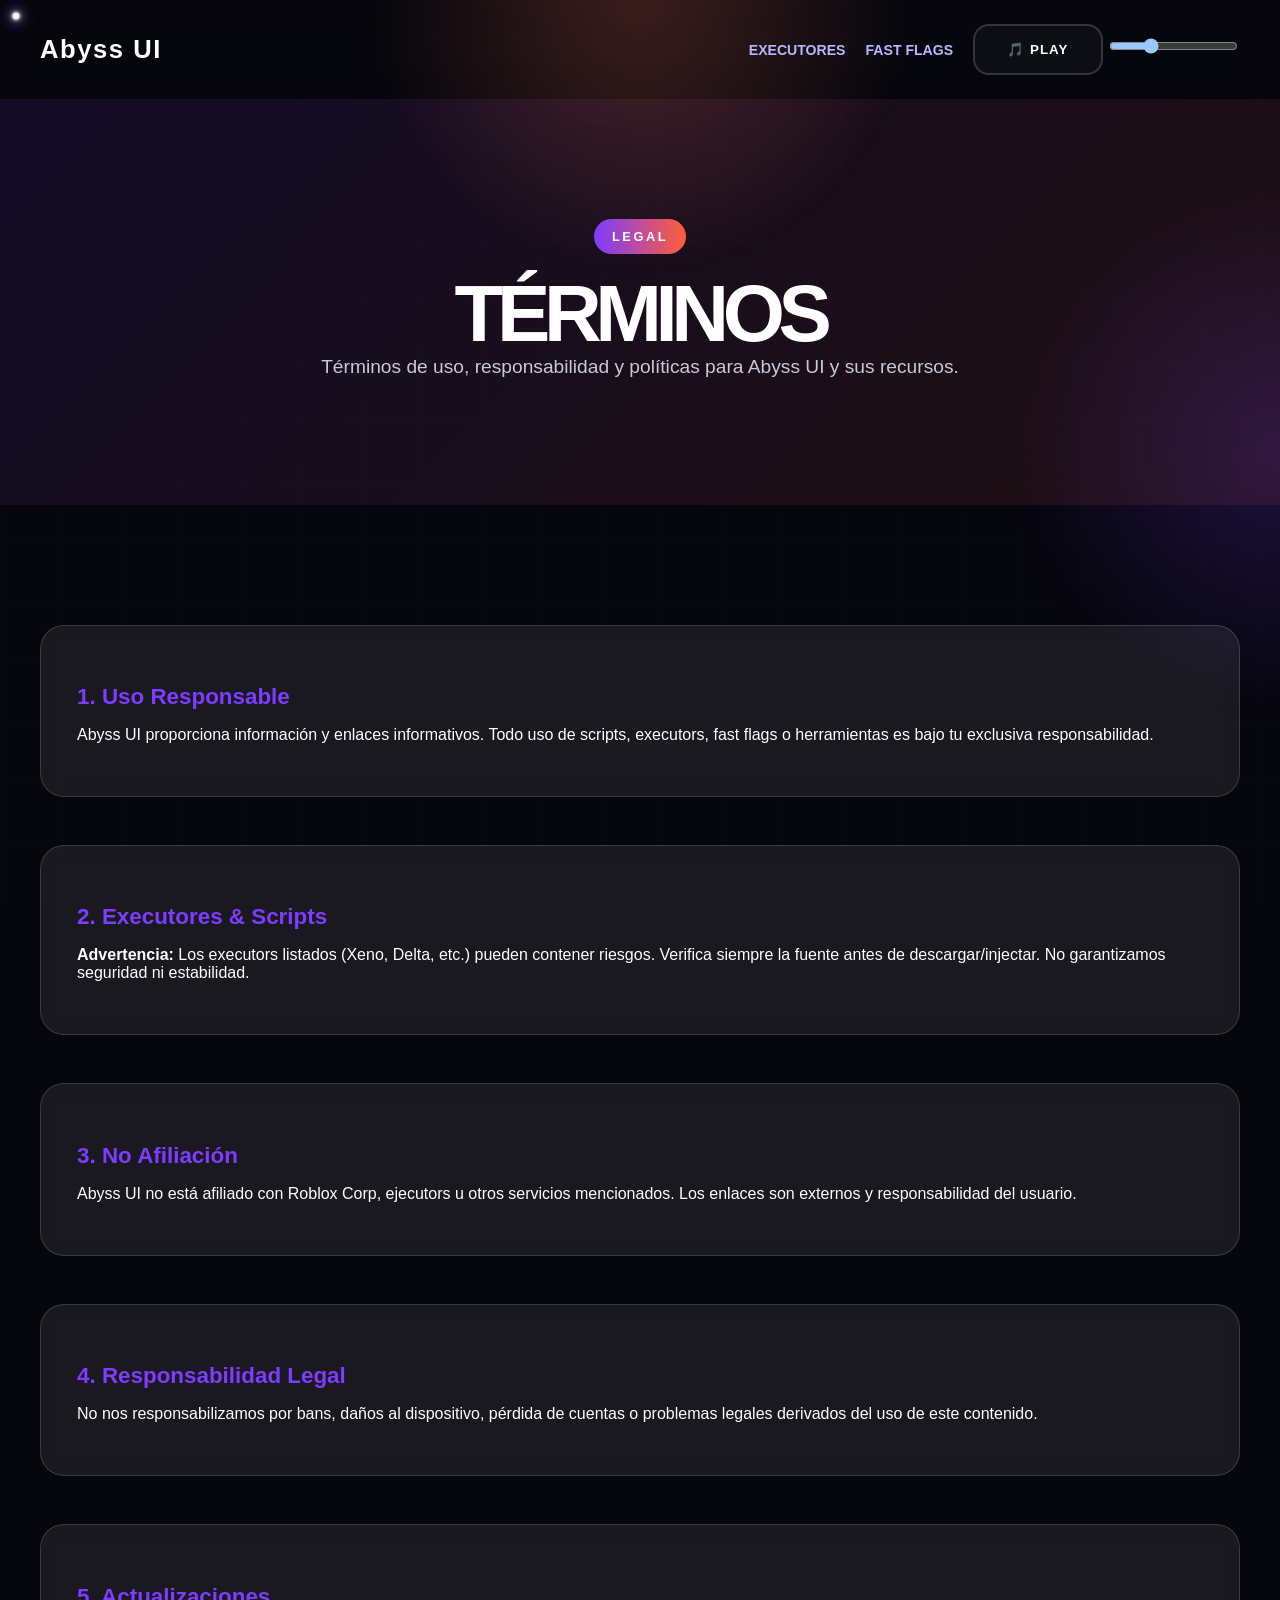
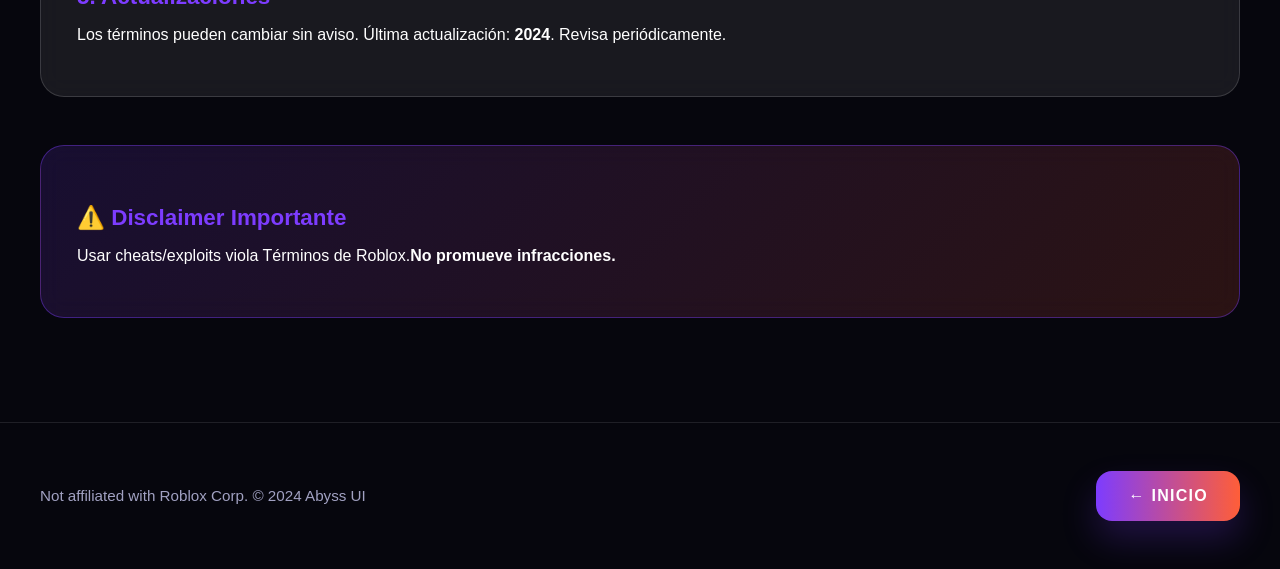
<file: terms.html>
<!DOCTYPE html>
<html lang="es">
<head>
  <meta charset="UTF-8" />
  <meta name="viewport" content="width=device-width, initial-scale=1.0" />
  <title>Términos y Servicios - Abyss UI</title>
  <link rel="stylesheet" href="styles.css" />
  <style>
    .terms-hero { padding: 120px 0 80px; background: linear-gradient(135deg, rgba(125,63,255,0.1), rgba(255,94,56,0.1)); }
    .terms-card { background: rgba(255,255,255,0.08); border: 1px solid rgba(255,255,255,0.15); border-radius: 24px; padding: 36px; margin-bottom: 24px; backdrop-filter: blur(12px); transition: all 0.3s; }
    .terms-card:hover { transform: translateY(-4px); box-shadow: 0 20px 40px rgba(0,0,0,0.3); border-color: rgba(125,63,255,0.3); }
    .terms-card h3 { color: #7d3cff; margin-bottom: 16px; font-size: 1.4rem; }
    .terms-grid { display: grid; gap: 24px; margin-top: 40px; }
    @media (max-width: 768px) { .terms-grid { grid-template-columns: 1fr; } }
  </style>
</head>
<body>
  <div class="page-overlay"></div>
  
  <div class="custom-cursor"></div>
  
  <audio id="bgMusic" loop>
    <source src="leberch-piano-513745.mp3" type="audio/mpeg">
  </audio>

  <header class="main-header">
    <div class="container header-inner">
      <a class="logo" href="index.html">Abyss UI</a>
      <nav class="nav-links" style="align-items: center;">
        <a href="index.html#supported-executors">EXECUTORES</a>
        <a href="index.html#fast-flags">FAST FLAGS</a>
        <div class="audio-controls">
          <button id="musicBtn" class="btn btn-outline music-nav-btn">🎵 PLAY</button>
          <input type="range" id="volumeSlider" min="0" max="1" step="0.01" value="0.3">
        </div>
      </nav>
    </div>
  </header>

  <main>
    <section class="terms-hero">
      <div class="container">
        <div class="hero-copy" style="text-align: center;">
          <span class="hero-tag" style="background: linear-gradient(90deg, #7d3cff, #ff5e38);">Legal</span>
          <h1 style="font-size: clamp(3rem, 8vw, 5rem);">TÉRMINOS</h1>
          <p style="max-width: 700px; margin: 0 auto 40px; color: #c8c8dc; font-size: 1.2rem;">Términos de uso, responsabilidad y políticas para Abyss UI y sus recursos.</p>
        </div>
      </div>
    </section>

    <section class="supported-section">
      <div class="container">
        <div class="terms-grid">
          <div class="terms-card">
            <h3>1. Uso Responsable</h3>
            <p>Abyss UI proporciona información y enlaces informativos. Todo uso de scripts, executors, fast flags o herramientas es bajo tu exclusiva responsabilidad.</p>
          </div>

          <div class="terms-card">
            <h3>2. Executores & Scripts</h3>
            <p><strong>Advertencia:</strong> Los executors listados (Xeno, Delta, etc.) pueden contener riesgos. Verifica siempre la fuente antes de descargar/injectar. No garantizamos seguridad ni estabilidad.</p>
          </div>

          <div class="terms-card">
            <h3>3. No Afiliación</h3>
            <p>Abyss UI no está afiliado con Roblox Corp, ejecutors u otros servicios mencionados. Los enlaces son externos y responsabilidad del usuario.</p>
          </div>

          <div class="terms-card">
            <h3>4. Responsabilidad Legal</h3>
            <p>No nos responsabilizamos por bans, daños al dispositivo, pérdida de cuentas o problemas legales derivados del uso de este contenido.</p>
          </div>

          <div class="terms-card">
            <h3>5. Actualizaciones</h3>
            <p>Los términos pueden cambiar sin aviso. Última actualización: <strong>2024</strong>. Revisa periódicamente.</p>
          </div>

          <div class="terms-card" style="background: linear-gradient(135deg, rgba(125,63,255,0.15), rgba(255,94,56,0.15)); border-color: rgba(125,63,255,0.4);">
            <h3>⚠️ Disclaimer Importante</h3>
            <p>Usar cheats/exploits viola Términos de Roblox.<strong>No promueve infracciones.</strong></p>
          </div>
        </div>
      </div>
    </section>
  </main>

  <footer class="footer">
    <div class="container footer-inner">
      <p>Not affiliated with Roblox Corp. © 2024 Abyss UI</p>
      <a class="btn btn-primary" href="index.html">← INICIO</a>
    </div>
  </footer>

  <script>
    // Copy index.html JS
    const customCursor = document.querySelector('.custom-cursor');
    let mouseX = 0, mouseY = 0, currentX = 0, currentY = 0;
    const speed = 0.2;

    function animateCursor() {
      currentX += (mouseX - currentX) * speed;
      currentY += (mouseY - currentY) * speed;
      customCursor.style.left = mouseX + 'px';
      customCursor.style.top = mouseY + 'px';
      requestAnimationFrame(animateCursor);
    }

    document.addEventListener('mousemove', (e) => {
      mouseX = e.clientX;
      mouseY = e.clientY;
      const hoverables = document.querySelectorAll('a, button, .btn, .terms-card');
      const isHovering = hoverables.some(el => el.matches(':hover'));
      customCursor.classList.toggle('pointer', isHovering);
    });
    animateCursor();

    // Music
    const musicBtn = document.getElementById('musicBtn');
    const bgMusic = document.getElementById('bgMusic');
    const volumeSlider = document.getElementById('volumeSlider');
    if (musicBtn && bgMusic && volumeSlider) {
      bgMusic.volume = volumeSlider.value;
      volumeSlider.addEventListener('input', (e) => bgMusic.volume = e.target.value);
      musicBtn.addEventListener('click', () => {
        if (bgMusic.paused) {
          bgMusic.play().catch(() => {});
          musicBtn.innerHTML = '⏸ PAUSE';
          musicBtn.classList.replace('btn-outline', 'btn-primary');
        } else {
          bgMusic.pause();
          musicBtn.innerHTML = '🎵 PLAY';
          musicBtn.classList.replace('btn-primary', 'btn-outline');
        }
      });
    }
  </script>
</body>
</html>
</file>
<file: styles.css>
* {
  box-sizing: border-box;
}

:root {
color-scheme: dark;
  --new-color: #00ff41;
}

body {
  margin: 0;
  font-family: 'Segoe UI', Tahoma, Geneva, Verdana, sans-serif;
  background: #06060d;
  color: #ffffff;
}

body::before {
  content: '';
  position: fixed;
  inset: 0;
  background-image: linear-gradient(90deg, rgba(255,255,255,0.04) 1px, transparent 1px), linear-gradient(rgba(255,255,255,0.04) 1px, transparent 1px);
  background-size: 60px 60px;
  pointer-events: none;
  opacity: 0.35;
}

.page-overlay {
  position: fixed;
  inset: 0;
  background: radial-gradient(circle at top, rgba(255, 120, 85, 0.22), transparent 25%), radial-gradient(circle at right, rgba(125, 63, 255, 0.2), transparent 20%);
  pointer-events: none;
}

.container {
  width: min(1200px, 94%);
  margin: 0 auto;
  position: relative;
  z-index: 1;
}

.main-header {
  position: sticky;
  top: 0;
  z-index: 10;
  padding: 24px 0;
  backdrop-filter: blur(16px);
}

.header-inner {
  display: flex;
  align-items: center;
  justify-content: space-between;
  gap: 24px;
}

.logo {
  color: #ffffff;
  font-weight: 800;
  font-size: 1.6rem;
  letter-spacing: 0.06em;
  text-decoration: none;
}

.nav-links {
  display: flex;
  gap: 20px;
}

.nav-links a {
  color: #b7b7ff;
  text-decoration: none;
  font-weight: 600;
  text-transform: uppercase;
  font-size: 0.88rem;
}

.hero-section {
  padding: 96px 0 60px;
}

.hero-grid {
  display: grid;
  grid-template-columns: 1.3fr 0.9fr;
  gap: 36px;
  align-items: center;
}

.hero-tag {
  display: inline-flex;
  padding: 10px 18px;
  background: linear-gradient(90deg, #7d3cff, #ff5e38);
  border-radius: 999px;
  font-weight: 800;
  letter-spacing: 0.2em;
  text-transform: uppercase;
  font-size: 0.8rem;
  color: #ffffff;
  margin-bottom: 24px;
}

.hero-copy h1 {
  margin: 0;
  font-size: clamp(4rem, 8vw, 7rem);
  line-height: 0.9;
  letter-spacing: -0.08em;
  text-transform: uppercase;
}

.hero-copy p {
  max-width: 640px;
  font-size: 1.05rem;
  color: #c8c8dc;
  margin: 28px 0 36px;
  line-height: 1.8;
}

.hero-buttons {
  display: flex;
  flex-wrap: wrap;
  gap: 18px;
}

.btn {
  display: inline-flex;
  align-items: center;
  justify-content: center;
  gap: 10px;
  padding: 16px 32px;
  border-radius: 16px;
  font-weight: 700;
  text-decoration: none;
  text-transform: uppercase;
  letter-spacing: 0.08em;
  transition: transform 0.2s ease, box-shadow 0.2s ease;
}

.btn:hover {
  transform: translateY(-2px);
}

.btn-primary {
  background: linear-gradient(90deg, #7d3cff, #ff5e38);
  color: #ffffff;
  box-shadow: 0 18px 35px rgba(125, 60, 255, 0.22);
}

.btn-outline {
  border: 2px solid rgba(255, 255, 255, 0.16);
  color: #ffffff;
  background: rgba(255, 255, 255, 0.03);
}

.executor-link {
  margin-top: 24px;
}

.hero-card {
  background: rgba(255, 255, 255, 0.05);
  border: 1px solid rgba(255, 255, 255, 0.12);
  border-radius: 30px;
  padding: 32px;
  backdrop-filter: blur(12px);
}

.hero-card-header {
  display: flex;
  justify-content: space-between;
  align-items: flex-start;
  gap: 16px;
  margin-bottom: 24px;
}

.card-label {
  display: inline-block;
  text-transform: uppercase;
  letter-spacing: 0.18em;
  font-size: 0.78rem;
  color: #bba0ff;
  margin-bottom: 12px;
}

.hero-card-header p {
  margin: 0;
  color: #d3d3e8;
  max-width: 380px;
  line-height: 1.8;
}

.copy-button {
  border: none;
  background: #7d3cff;
  color: #ffffff;
  padding: 14px 22px;
  border-radius: 16px;
  cursor: pointer;
  font-weight: 700;
}

.copy-button:hover {
  background: #913bff;
}

pre {
  margin: 0;
  background: rgba(0, 0, 0, 0.55);
  border: 1px solid rgba(255, 255, 255, 0.1);
  border-radius: 20px;
  padding: 24px;
  overflow-x: auto;
  color: #f5f5f5;
  font-family: 'Courier New', Courier, monospace;
  font-size: 0.95rem;
  line-height: 1.7;
}

.supported-section,
.cards-section,
.injector-section,
.discord-section {
  padding: 80px 0;
}

.section-header h2,
.injector-card h2 {
  font-size: clamp(2.25rem, 4vw, 3rem);
  margin: 0 0 18px;
}

.section-header p,
.injector-card p,
.discord-card p {
  color: #c8c8dc;
  max-width: 640px;
  margin: 0 0 24px;
  line-height: 1.8;
}

.supported-grid {
  display: grid;
  grid-template-columns: repeat(4, minmax(0, 1fr));
  gap: 20px;
  margin-top: 40px;
}

.support-card {
  background: rgba(255, 255, 255, 0.04);
  border: 1px solid rgba(255, 255, 255, 0.12);
  padding: 28px;
  border-radius: 24px;
  font-weight: 800;
  text-transform: uppercase;
  letter-spacing: 0.08em;
  color: #ffffff;
  text-align: center;
}

/* Executor buttons styles */
.executor-grid {
  display: grid;
  grid-template-columns: repeat(2, 1fr);
  gap: 1.5rem;
  margin-top: 1rem;
}

.pc-mobile-section {
  margin-bottom: 1rem;
}

.executor-grid.pc-mobile-section {
  margin-bottom: 2rem;
}

.executor-btn {
  padding: 1rem 1.2rem;
  border-radius: 20px;
  font-weight: 800;
  font-size: 0.9rem;
  text-transform: uppercase;
  letter-spacing: 0.05em;
  text-decoration: none;
  display: flex;
  align-items: center;
  justify-content: flex-start;
  gap: 0.8rem;
  transition: all 0.3s ease;
  position: relative;
  overflow: hidden;
  box-shadow: 0 8px 25px rgba(0,0,0,0.3);
  border: none;
  cursor: pointer;
  min-height: 55px;
  white-space: nowrap;
  text-overflow: ellipsis;
}

@media (max-width: 768px) {
  .executor-btn {
    font-size: 0.85rem;
    padding: 0.9rem 1rem;
    gap: 0.5rem;
  }
}

.executor-btn::before,
.executor-btn::after {
  font-weight: normal !important;
}

.executor-btn:hover {
  transform: translateY(-3px) scale(1.02);
  box-shadow: 0 15px 40px rgba(0,0,0,0.4);
}

.executor-btn.status-active {
  background: linear-gradient(135deg, #004d18, #006622, #004d18);
  color: #ffffff00;
  box-shadow: 0 10px 30px rgba(0, 255, 65, 0.2);
}

.executor-btn.status-active::before {
  content: '🟢';
  position: absolute;
  right: 1rem;
  font-size: 1.2rem;
}

.executor-btn.status-undetected::before {
  content: '🟣';
  position: absolute;
  right: 1rem;
  font-size: 1.2rem;
}

.executor-btn.status-frequent {
  background: linear-gradient(135deg, #facc15, #eab308, #fde047);
  color: #1e293b;
  box-shadow: 0 10px 30px rgba(250, 204, 21, 0.4);
  font-weight: 900;
}

.executor-btn.status-frequent::before {
  content: '⚠️';
  position: absolute;
  right: 1rem;
  font-size: 1.2rem;
}

.executor-btn.status-broken {
  background: linear-gradient(135deg, #ef4444, #dc2626, #f87171);
  color: #ffffff;
  box-shadow: 0 10px 30px rgba(239, 68, 68, 0.4);
  opacity: 0.85;
}

.executor-btn.status-broken::before {
  content: '❌';
  position: absolute;
  right: 5rem;
  font-size: 1.2rem;
}

/* Detected states */
.executor-btn.detected-green::after {
  content: ' | 🟢';
  position: absolute;
  right: 3.5rem;
  top: 50%;
  transform: translateY(-50%);
  font-size: 1rem;
  opacity: 0.9;
  font-weight: normal;
}

.executor-btn.detected-purple::after {
  content: ' | 🟣';
  position: absolute;
  right: 3.5rem;
  top: 50%;
  transform: translateY(-50%);
  font-size: 1rem;
  opacity: 0.9;
  font-weight: normal;
}

.executor-btn.detected-red::after {
  content: ' | 🔴';
  position: absolute;
  right: 3.5rem;
  top: 50%;
  transform: translateY(-50%);
  font-size: 1rem;
  opacity: 0.9;
  font-weight: normal;
}

.executor-btn.status-active::before,
.executor-btn.status-frequent::before,
.executor-btn.status-broken::before {
  right: 5rem;
}

@media (max-width: 900px) {
  .executor-grid {
    grid-template-columns: 1fr;
    gap: 1rem;
  }
}

@media (max-width: 640px) {
  .executor-grid {
    grid-template-columns: 1fr;
    gap: 1rem;
  }
  
  .executor-btn {
    padding: 1.25rem 1.5rem;
    font-size: 1rem;
  }
}

.section-split {
  display: grid;
  grid-template-columns: 1.2fr 1fr;
  gap: 26px;
  align-items: stretch;
}

.card {
  background: rgba(255, 255, 255, 0.06);
  border: 1px solid rgba(255, 255, 255, 0.14);
  border-radius: 28px;
  padding: 32px;
}

.card h3 {
  margin: 0 0 18px;
  font-size: 1.7rem;
}

.card pre {
  margin-top: 18px;
}

.injector-card {
  display: flex;
  align-items: center;
  justify-content: space-between;
  gap: 24px;
  background: rgba(255, 255, 255, 0.05);
  border: 1px solid rgba(255, 255, 255, 0.14);
  border-radius: 30px;
  padding: 36px;
}

.tag {
  display: inline-block;
  background: #7d3cff;
  color: #ffffff;
  padding: 10px 18px;
  border-radius: 999px;
  font-size: 0.8rem;
  font-weight: 800;
  text-transform: uppercase;
  letter-spacing: 0.12em;
  margin-bottom: 18px;
}

.discord-card {
  display: flex;
  align-items: center;
  justify-content: space-between;
  gap: 24px;
  background: rgba(255, 255, 255, 0.05);
  border: 1px solid rgba(255, 255, 255, 0.14);
  border-radius: 30px;
  padding: 36px;
}

.footer {
  padding: 48px 0;
  border-top: 1px solid rgba(255, 255, 255, 0.1);
}

.footer-inner {
  display: flex;
  align-items: center;
  justify-content: space-between;
  gap: 24px;
}

.footer p {
  margin: 0;
  font-size: 0.95rem;
  color: #a1a1c2;
}

@media (max-width: 900px) {
  .hero-grid,
  .section-split,
  .supported-grid,
  .injector-card,
  .discord-card,
  .footer-inner {
    grid-template-columns: 1fr;
    flex-direction: column;
  }

  .hero-grid {
    display: grid;
  }

  .supported-grid {
    grid-template-columns: 1fr 1fr;
  }
}

@media (max-width: 640px) {
  .supported-grid {
    grid-template-columns: 1fr;
  }

  .nav-links {
    display: none;
  }

  .hero-copy h1 {
    font-size: clamp(3rem, 10vw, 4.5rem);
  }

  .hero-buttons {
    flex-direction: column;
    align-items: stretch;
  }

  .btn {
    width: 100%;
  }
}

/* Hide native cursor */
*, *::before, *::after {
  cursor: none !important;
}

.custom-cursor {
  position: fixed;
  width: 32px;
  height: 32px;
  background-image: url('image_4.png');
  background-size: 100% 100%;
  background-repeat: no-repeat;
  background-position: center;
  background-color: transparent;
  pointer-events: none;
  z-index: 99999;
  left: -16px; /* Hotspot center */
  top: -16px;
  transition: transform 0.1s ease;
  filter: drop-shadow(0 0 8px rgba(125, 60, 255, 0.6));
}

.custom-cursor.pointer {
  width: 24px;
  height: 24px;
  left: -12px;
  top: -12px;
}

a:hover, button:hover, [class*="btn"]:hover, .game-btn:hover {
  transform: scale(1.05);
}
</file>
